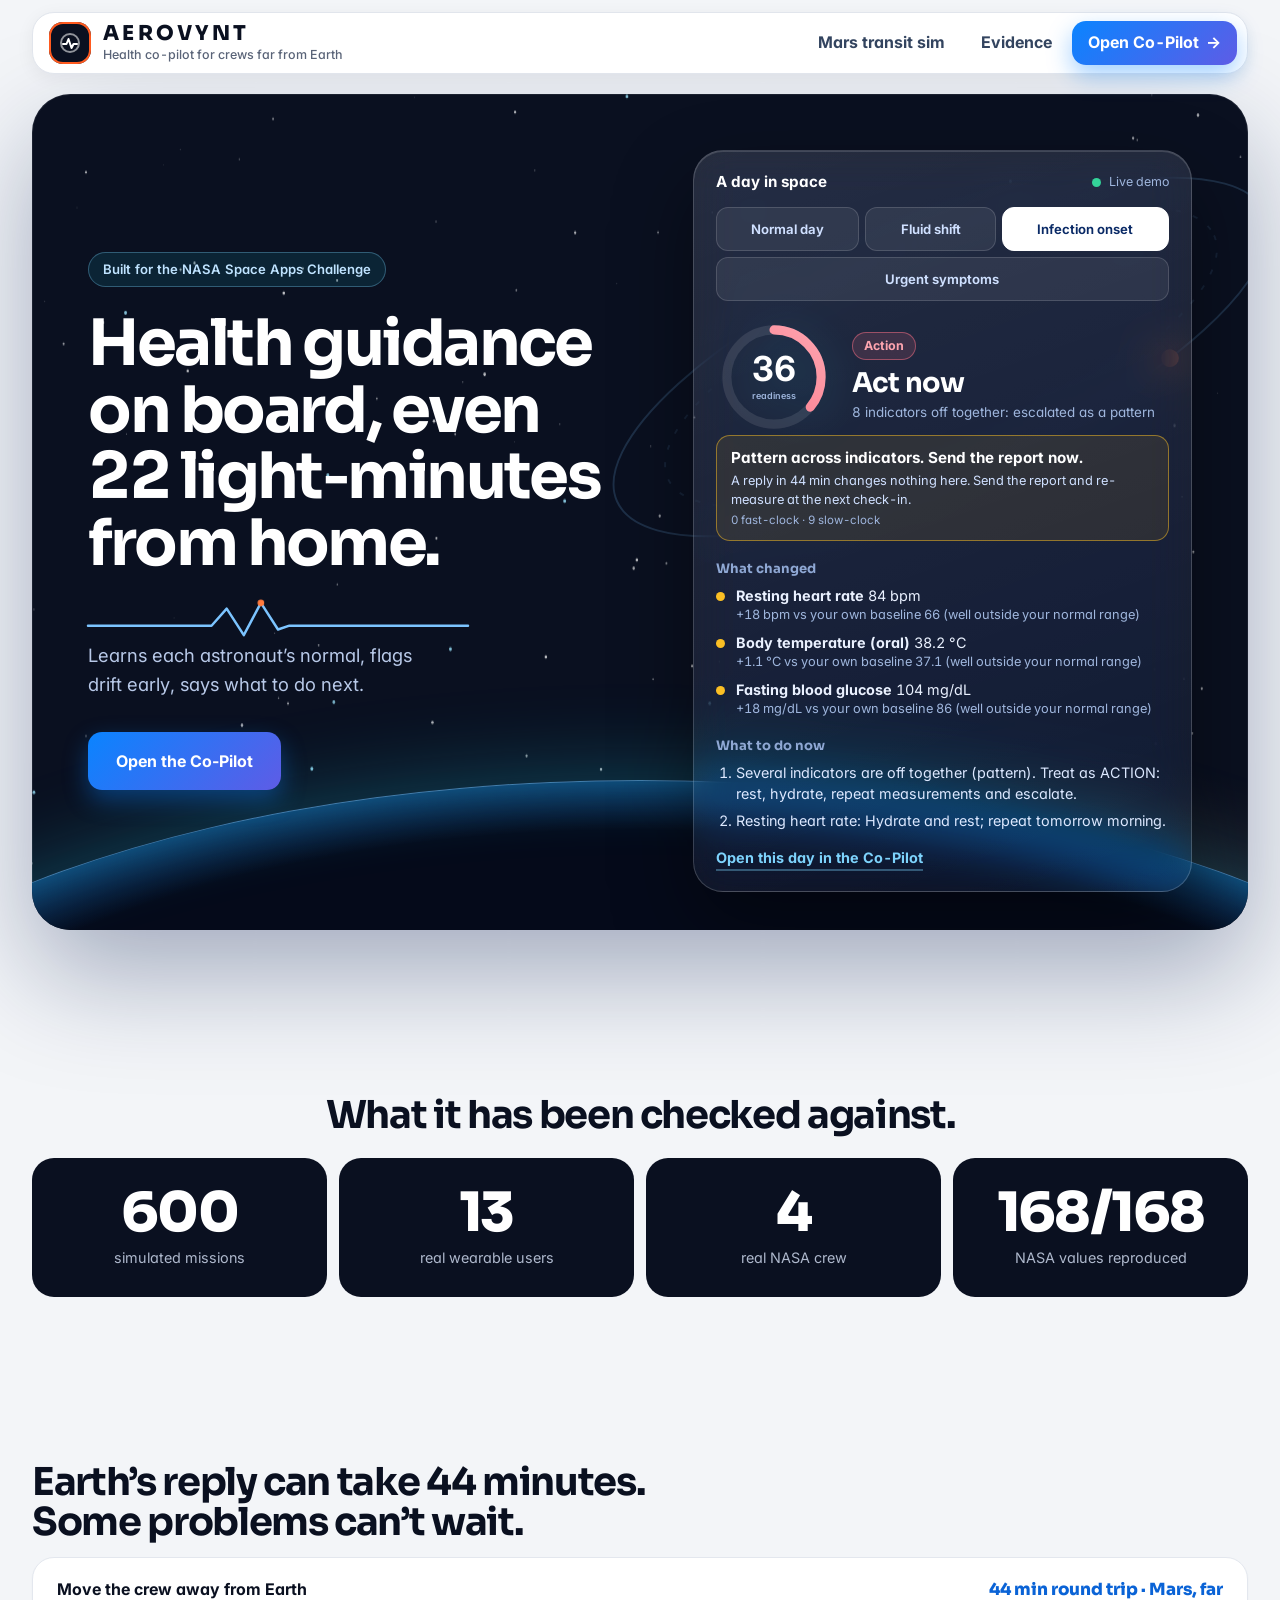
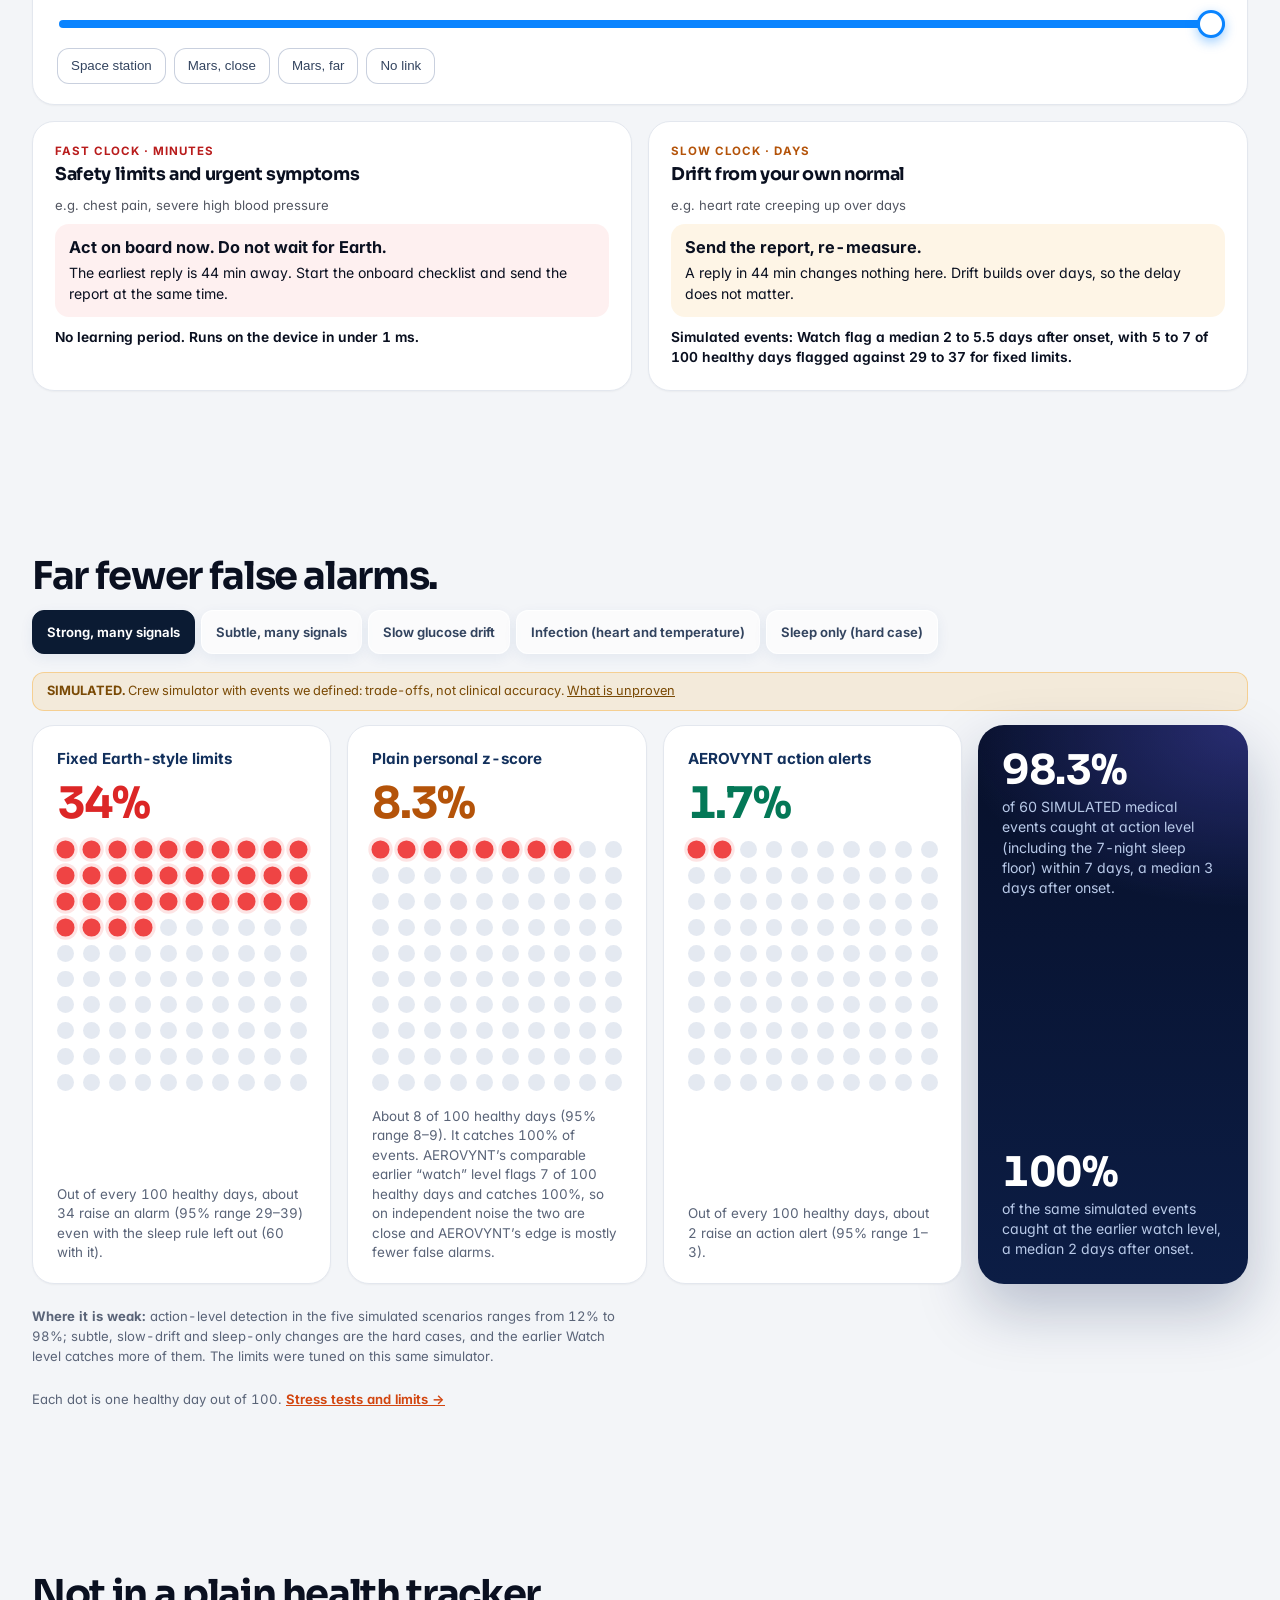
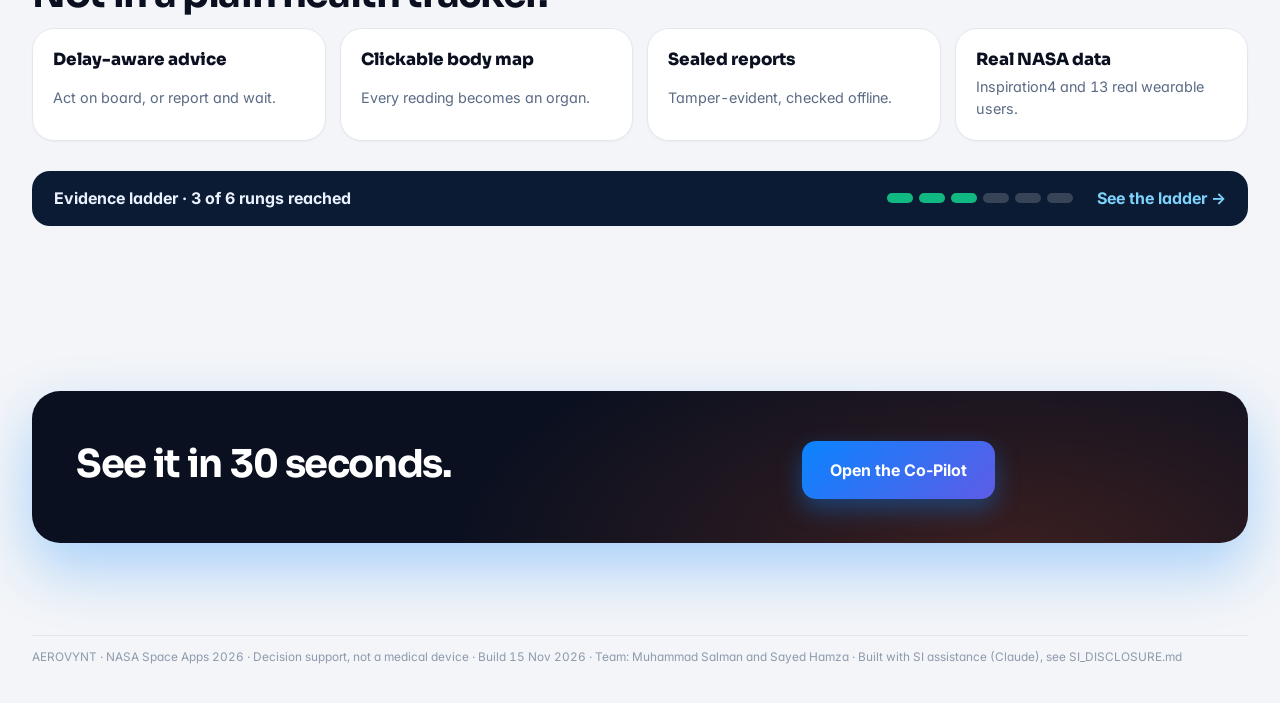
<file: AEROVYNT/index.html>
<!doctype html>
<html lang="en">
<head>
<meta charset="utf-8">
<meta name="si-assistance" content="Code, text and data processing were developed with Claude (Anthropic), a large language model, and reviewed by the team. See SI_DISCLOSURE.md.">
<meta name="viewport" content="width=device-width,initial-scale=1">
<title>AEROVYNT | Daily health check for astronauts</title>
<meta name="description" content="AEROVYNT is a daily health check for astronauts far from Earth: it learns what is normal for each person, spots small changes early and gives clear next steps. Built for NASA Space Apps.">
<meta property="og:title" content="AEROVYNT | Daily health check for astronauts"><meta property="og:description" content="Health guidance on board, even 22 light-minutes from home."><meta property="og:type" content="website"><meta property="og:url" content="https://aerovynt.earth/">
<meta name="theme-color" content="#EEF5FC"><link rel="manifest" href="manifest.webmanifest"><link rel="apple-touch-icon" href="assets/icon-192.png">
<link rel="icon" href="data:image/svg+xml,%3Csvg xmlns='http://www.w3.org/2000/svg' viewBox='0 0 64 64'%3E%3Cdefs%3E%3ClinearGradient id='g' x1='0' y1='0' x2='1' y2='1'%3E%3Cstop offset='0' stop-color='%230A84FF'/%3E%3Cstop offset='.6' stop-color='%235E5CE6'/%3E%3Cstop offset='1' stop-color='%2322D3EE'/%3E%3C/linearGradient%3E%3C/defs%3E%3Crect width='64' height='64' rx='18' fill='url(%23g)'/%3E%3Cg fill='none' stroke='%23fff' stroke-width='5' stroke-linecap='round' stroke-linejoin='round'%3E%3Ccircle cx='32' cy='32' r='22' opacity='.55'/%3E%3Cpath d='M14 35h10l5-13 8 24 5-11h8'/%3E%3C/g%3E%3C/svg%3E">
<link rel="preconnect" href="https://fonts.googleapis.com"><link rel="preconnect" href="https://fonts.gstatic.com" crossorigin>
<link rel="stylesheet" href="https://fonts.googleapis.com/css2?family=Sora:wght@600..800&family=Inter:wght@400;500;600;700;800&display=swap">
<link rel="stylesheet" href="assets/style.css?v=41"><link rel="stylesheet" href="assets/home.css?v=41"><link rel="stylesheet" href="assets/v4.css?v=41">
<link rel="stylesheet" href="assets/polish.css?v=41">
</head>
<body>
<a class="skip" href="#main">Skip to content</a>
<header class="site-nav"><div class="wrap"><nav class="nav-in" aria-label="Main">
<a class="brand" href="./" aria-label="AEROVYNT home"><span class="logo"><svg viewBox="0 0 24 24" fill="none" stroke="#fff" stroke-width="2" stroke-linecap="round" stroke-linejoin="round" aria-hidden="true"><circle cx="12" cy="12" r="9" opacity=".55"/><path d="M5 13h3.5l2-5 3 9 2-4H19"/></svg></span><span><span class="brand-name" style="display:block">AEROVYNT</span><span class="brand-sub" style="display:block">Health co-pilot for crews far from Earth</span></span></a>
<div class="nav-links"><a class="navlink" href="mission/">Mars transit sim</a><a class="navlink" href="evidence/">Evidence</a><a class="navlink navcta" href="copilot/">Open Co-Pilot <span aria-hidden="true">→</span></a></div>
</nav></div></header>
<main id="main" class="wrap">

<section class="stage" aria-labelledby="h1">
<canvas id="stars" aria-hidden="true"></canvas><svg class="orbit" viewBox="0 0 600 600" aria-hidden="true"><ellipse cx="300" cy="300" rx="280" ry="92" transform="rotate(-24 300 300)"/><ellipse class="o2" cx="300" cy="300" rx="236" ry="76" transform="rotate(-24 300 300)"/><g transform="rotate(-24 300 300)"><circle r="7"><animateMotion dur="14s" repeatCount="indefinite" path="M580 300a280 92 0 1 1 -560 0a280 92 0 1 1 560 0"/></circle></g></svg><div class="limb" aria-hidden="true"></div>
<div class="stage-grid">
<div class="stage-copy">
<p class="badge-nasa">Built for the NASA Space Apps Challenge</p>
<h1 id="h1" class="display">Health guidance on board, even 22&nbsp;light&#8209;minutes from home.</h1>
<svg class="trace" viewBox="0 0 400 40" aria-hidden="true"><path pathLength="1" d="M0 26H130L146 8L164 36L182 2L200 30L212 26H400"/><circle cx="182" cy="2" r="3.5"/></svg>
<p class="lead">Learns each astronaut’s normal, flags drift early, says what to do next.</p>
<div class="cta"><a class="btn btn-primary btn-lg" href="copilot/">Open the Co-Pilot</a></div>
</div>

<section class="console" aria-label="Live demo">
<div class="console-bar"><span class="t">A day in space</span><span class="live"><i class="dot pulse-live" aria-hidden="true"></i>Live demo</span></div>
<div id="demo-days" class="seg" role="group" aria-label="Choose a day"></div>
<div id="demo-env" class="seg seg-sm" role="group" aria-label="Choose where the crew is"></div>
<div id="demo-body" aria-live="polite"></div>
</section>
</div>

</section>

<section class="proofbar" aria-label="Headline results">
<div class="pb-i"><b><span id="hs-e">–</span> <i aria-hidden="true">→</i> <span id="hs-a">–</span></b><span>false alarms on healthy days, fixed limits vs AEROVYNT <em>(simulated, strong-signal case)</em></span></div>
<div class="pb-i"><b id="hs-d">–</b><span>of simulated events caught at action level in the strong-signal case; <span id="hs-r"></span> across all five simulated scenarios <em>(simulated)</em></span></div>
<div class="pb-i"><b>168 / 168</b><span>values copied correctly from NASA’s Inspiration4 file (OSD-575): a data-integrity check, not a validation</span></div>
</section>

<section class="sec tested" aria-label="Tested before flight"><h2 class="display">What it has been checked against.</h2><div class="tstats"><div><b>600</b><span>simulated missions</span></div><div><b>13</b><span>real wearable users</span></div><div><b>4</b><span>real NASA crew</span></div><div><b>168/168</b><span>NASA values reproduced</span></div></div></section>

<section class="sec" aria-labelledby="h-clocks">
<h2 id="h-clocks" class="display">Earth’s reply can take 44 minutes. Some problems can’t wait.</h2>
<div class="g slider" id="dslider">
<div class="sl-top"><label for="rt" class="sl-l">Move the crew away from Earth</label><output id="rt-out" for="rt">44 min round trip · Mars</output></div>
<input id="rt" type="range" min="0" max="44" step="1" value="44" aria-label="Earth round-trip time in minutes">
<div class="sl-marks"><button type="button" data-rt="0">Space station</button><button type="button" data-rt="0.1">Moon</button><button type="button" data-rt="12">Mars, close</button><button type="button" data-rt="44">Mars, far</button><button type="button" data-rt="-1">No link</button></div>
</div>
<div class="clocks">
<article class="g clock fast"><div class="ck-k">Fast clock · minutes</div><h3>Safety limits and urgent symptoms</h3><p class="ck-ex">e.g. chest pain, severe high blood pressure</p><div class="ck-adv" id="adv-fast" aria-live="polite"></div><div class="ck-n" id="ck-fast"></div></article>
<article class="g clock slow"><div class="ck-k">Slow clock · days</div><h3>Drift from your own normal</h3><p class="ck-ex">e.g. heart rate creeping up over days</p><div class="ck-adv" id="adv-slow" aria-live="polite"></div><div class="ck-n" id="ck-slow"></div></article>
</div>
</section>

<section class="sec" aria-labelledby="h-proof">
<h2 id="h-proof" class="display">Far fewer false alarms.</h2>
<div id="scn" class="seg seg-lt" role="group" aria-label="Choose a simulated scenario"></div>
<p class="sim-tag"><b>SIMULATED.</b> Crew simulator with events we defined: trade-offs, not clinical accuracy. <a href="evidence/#ladder">What is unproven</a></p>
<div class="proof" id="proof">
<div class="g dotcard earth"><div class="dc-head"><span class="dc-t">Fixed Earth-style limits</span><span class="dc-n" id="v-earth"></span></div><div class="dots" id="d-earth" aria-hidden="true"></div><p class="dc-cap" id="c-earth"></p></div>
<div class="g dotcard naive"><div class="dc-head"><span class="dc-t">Plain personal z-score</span><span class="dc-n" id="v-naive"></span></div><div class="dots" id="d-naive" aria-hidden="true"></div><p class="dc-cap" id="c-naive"></p></div>
<div class="g dotcard aero"><div class="dc-head"><span class="dc-t">AEROVYNT action alerts</span><span class="dc-n" id="v-aero"></span></div><div class="dots" id="d-aero" aria-hidden="true"></div><p class="dc-cap" id="c-aero"></p></div>
<div class="detect">
<div class="dt-block"><b id="f-act"></b><span id="t-act"></span></div>
<div class="dt-block"><b id="f-watch"></b><span id="t-watch"></span></div>
</div>
</div>
<p class="fine" id="proof-weak"></p>
<p class="fine" id="proof-fine">Each dot is one healthy day out of 100. <span id="proof-break" hidden></span><a href="evidence/">Stress tests and limits →</a></p>
</section>

<section class="sec" aria-labelledby="h-only">
<h2 id="h-only" class="display">Not in a plain health tracker.</h2>
<div class="only">
<a class="g only-i" href="copilot/"><b>Delay-aware advice</b><span>Act on board, or report and wait.</span></a>
<a class="g only-i" href="copilot/"><b>Clickable body map</b><span>Every reading becomes an organ.</span></a>
<a class="g only-i" href="copilot/"><b>Sealed reports</b><span>Tamper-evident, checked offline.</span></a>
<a class="g only-i" href="evidence/"><b>Real NASA data</b><span>Inspiration4 and 13 real wearable users.</span></a>
</div>
<div class="ladder-strip" aria-label="Evidence ladder: 3 of 6 rungs reached"><div class="ls-t"><b>Evidence ladder · 3 of 6 rungs reached</b></div><div class="ls-bar" aria-hidden="true"><i class="on"></i><i class="on"></i><i class="on"></i><i></i><i></i><i></i></div><a href="evidence/#ladder">See the ladder →</a></div>
</section>

<section class="sec" aria-labelledby="h-how" hidden>
<h2 id="h-how" class="display">Two minutes a day.</h2>
<div class="steps">
<article class="g step"><div class="st-vis"><div class="chips-v" id="vitals" aria-hidden="true"></div></div><h3><span class="n">1</span>Measure</h3></article>
<article class="g step"><div class="st-vis" id="cmp-vis"></div><h3><span class="n">2</span>Compare</h3></article>
<article class="g step"><div class="st-vis"><div class="packet" id="packet" tabindex="0" aria-label="Example report for the flight surgeon"></div></div><h3><span class="n">3</span>Act</h3></article>
</div>
</section>

<section class="sec sec-end" aria-labelledby="h-cta">
<div class="closing"><div><h2 id="h-cta" class="display">See it in 30 seconds.</h2></div>
<div class="btn-row"><a class="btn btn-lg btn-primary" href="copilot/">Open the Co-Pilot</a></div></div>
</section>
<div class="foot">AEROVYNT · NASA Space Apps 2026 · Decision support, not a medical device · Build 15 Nov 2026 · Team: Muhammad Salman and Sayed Hamza · Built with SI assistance (Claude), see SI_DISCLOSURE.md</div>
</main>
<noscript><div class="wrap"><div class="note">AEROVYNT needs JavaScript to run its health engine in your browser.</div></div></noscript>
<script src="assets/data.js?v=41"></script><script src="assets/coach.js?v=41"></script><script src="assets/delay.js?v=41"></script><script src="assets/ui.js?v=41"></script><script src="assets/home.js?v=41"></script>
<script src="assets/fx.js?v=41"></script>
<script src="assets/pwa.js?v=41"></script>
</body>
</html>
</file>
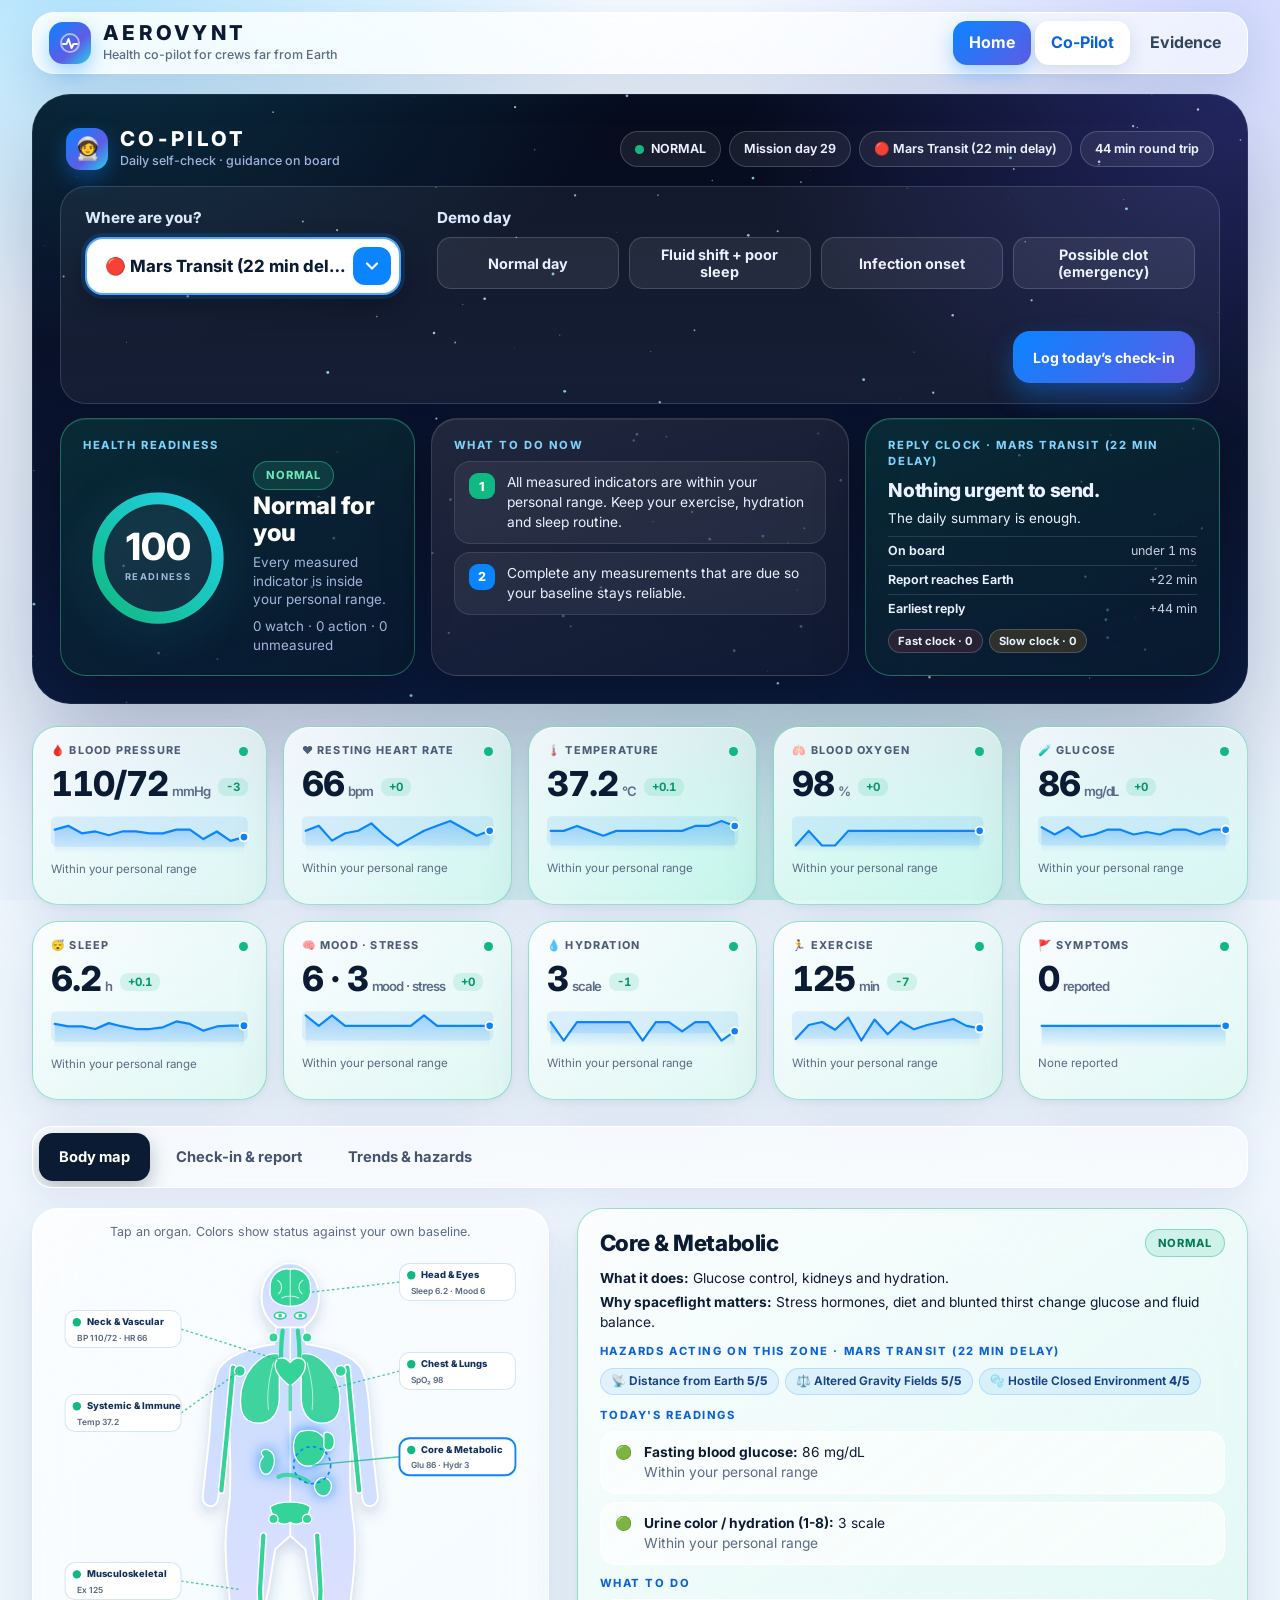
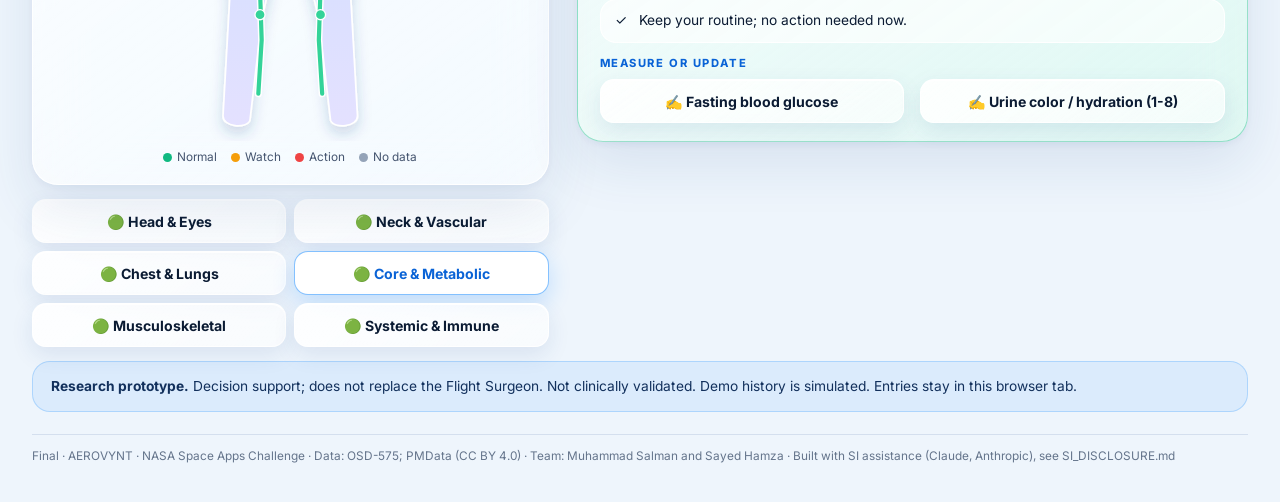
<file: AEROVYNT/copilot/index.html>
<!doctype html>
<html lang="en">
<head>
<meta charset="utf-8">
<meta name="si-assistance" content="Code, text and data processing were developed with Claude (Anthropic), a large language model, and reviewed by the team. See SI_DISCLOSURE.md.">
<meta name="viewport" content="width=device-width,initial-scale=1">
<title>Co-Pilot | AEROVYNT</title>
<meta name="description" content="Daily health self-check for astronauts: your own normal range, a clickable body map, trends, hazards and clear next steps.">

<meta name="theme-color" content="#EEF5FC"><link rel="manifest" href="../manifest.webmanifest"><link rel="apple-touch-icon" href="../assets/icon-192.png"><meta property="og:title" content="Co-Pilot | AEROVYNT"><meta property="og:description" content="Log daily vitals and get clear next steps and a clickable body map, even 22 light-minutes from Earth."><meta property="og:type" content="website"><meta property="og:url" content="https://aerovynt.earth/copilot/"><meta name="twitter:card" content="summary">
<link rel="icon" href="data:image/svg+xml,%3Csvg xmlns='http://www.w3.org/2000/svg' viewBox='0 0 64 64'%3E%3Cdefs%3E%3ClinearGradient id='g' x1='0' y1='0' x2='1' y2='1'%3E%3Cstop offset='0' stop-color='%230A84FF'/%3E%3Cstop offset='.6' stop-color='%235E5CE6'/%3E%3Cstop offset='1' stop-color='%2322D3EE'/%3E%3C/linearGradient%3E%3C/defs%3E%3Crect width='64' height='64' rx='18' fill='url(%23g)'/%3E%3Cg fill='none' stroke='%23fff' stroke-width='5' stroke-linecap='round' stroke-linejoin='round'%3E%3Ccircle cx='32' cy='32' r='22' opacity='.55'/%3E%3Cpath d='M14 35h10l5-13 8 24 5-11h8'/%3E%3C/g%3E%3C/svg%3E">
<link rel="preconnect" href="https://fonts.googleapis.com"><link rel="preconnect" href="https://fonts.gstatic.com" crossorigin>
<link rel="stylesheet" href="https://fonts.googleapis.com/css2?family=Bricolage+Grotesque:opsz,wght@12..96,600..800&family=Inter:wght@400;500;600;700;800&display=swap">
<link rel="stylesheet" href="../assets/style.css?v=41"><link rel="stylesheet" href="../assets/pages.css?v=41"><link rel="stylesheet" href="../assets/copilot.css?v=41"><link rel="stylesheet" href="../assets/v4.css?v=41">
</head>
<body>
<a class="skip" href="#main">Skip to content</a>
<header class="site-nav"><div class="wrap"><nav class="nav-in" aria-label="Main">
<a class="brand" href="../" aria-label="AEROVYNT home"><span class="logo"><svg viewBox="0 0 24 24" fill="none" stroke="#fff" stroke-width="2" stroke-linecap="round" stroke-linejoin="round" aria-hidden="true"><circle cx="12" cy="12" r="9" opacity=".55"/><path d="M5 13h3.5l2-5 3 9 2-4H19"/></svg></span><span><span class="brand-name" style="display:block">AEROVYNT</span><span class="brand-sub" style="display:block">Health co-pilot for crews far from Earth</span></span></a>
<div class="nav-links"><a class="navlink navhome" href="../">Home</a><a class="navlink" href="../copilot/" aria-current="page">Co-Pilot</a><a class="navlink" href="../evidence/">Evidence</a><span class="offtag" id="offtag" hidden>Offline ready</span></div>
</nav></div></header>
<main id="main" class="wrap">
<section class="stage-dark" aria-label="Co-Pilot status">
<canvas class="stars" data-stars aria-hidden="true"></canvas>
<div class="g topbar" id="topbar"></div>
<section class="mission" aria-label="Mission setup">
<div class="m-env"><label class="m-lbl" for="env">Where are you?</label><div class="selwrap"><select class="input" id="env"></select></div></div>
<div class="m-sc"><div class="m-lbl">Demo day</div><div class="sc-row" id="scs"></div></div>
<div class="m-go"><button class="btn btn-primary" id="start-ci" type="button">Log today’s check-in</button></div>
</section>
<div class="flash" id="flash" role="status" hidden></div>
<div class="row l-hero3" id="hero"></div>
</section>
<div class="cards5" id="cards"></div>
<div id="tabs">
<div class="tablist" role="tablist" aria-label="Co-Pilot sections">
<button class="tab" role="tab" data-tab="body">Body map</button><button class="tab" role="tab" data-tab="checkin">Check-in &amp; report</button><button class="tab" role="tab" data-tab="insights">Trends &amp; hazards</button></div>

<div data-panel="body" role="tabpanel"><div class="row l-body"><div><div class="g bm-card" style="text-align:center"><div class="bm-hint">Tap an organ. Colors show status against your own baseline.</div><div id="bodysvg"></div><div class="bm-legend" aria-hidden="true"><span><i style="background:#10B981"></i>Normal</span><span><i style="background:#F59E0B"></i>Watch</span><span><i style="background:#EF4444"></i>Action</span><span><i style="background:#94A3B8"></i>No data</span></div></div><div class="zone-btns" id="zonebtns"></div></div><div id="zonedetail"></div></div></div>

<div data-panel="checkin" role="tabpanel"><div class="row l-checkin"><div>
<div class="sensor-hero" id="sensors"></div>
<div class="kicker" id="ci-top">Today’s measurements</div>
<div class="formwrap"><div id="form"></div><section class="grp"><div class="gh"><span class="gn">4</span><div><h3>Symptoms</h3><p>Tap any you have, or None</p></div></div><div class="pills" id="symptoms"></div></section></div>
<div class="savebar"><div class="sb-l"><span class="sb-pill sb-emerald" id="sb-pill"></span><span class="sb-t" id="sb-txt"></span></div><button class="btn btn-primary btn-lg" id="log" type="button">Save day</button></div>
</div><div>
<div class="g" id="triage"></div>
<details class="pbox"><summary>Amsler grid vision test</summary><div class="pb"><p>Cover one eye, focus on the center dot at reading distance, and look for wavy, missing or blurred lines. Repeat for the other eye.</p><div style="text-align:center" id="amsler"></div></div></details>
<div class="g" id="reportbox"><div class="kicker" id="packet-sum">Sealed report for Earth</div>
<p class="seal-line"><span class="seal-ok" aria-hidden="true">🔒</span> Seal <code id="seal-code">…</code> <span class="mut">SHA-256 tamper check</span></p>
<div class="pk-btns"><button class="btn btn-primary btn-sm" id="dl-packet" type="button">Download sealed report</button><button class="btn btn-sm" id="copy-summary" type="button">Copy readable summary</button></div>
<details class="pbox" style="margin-top:12px"><summary>Verify a report (works offline)</summary><div class="pb"><p>Paste a sealed report file. Change any character and it fails.</p><textarea class="input" id="vr-in" rows="4" placeholder="Paste sealed report JSON" style="width:100%;font:12px ui-monospace,monospace"></textarea><div class="pk-btns"><button class="btn btn-sm" id="vr-go" type="button">Verify</button><button class="btn btn-sm" id="vr-load" type="button">Load today’s</button></div><div id="vr-out" role="status" aria-live="polite"></div></div></details>
<details class="pbox"><summary>Show report contents</summary><div class="pb"><pre class="code" id="packet-code"></pre></div></details></div>
</div></div>
<div style="margin-top:18px"><div class="kicker">Due today</div><div id="due"></div></div><div id="progress" hidden></div></div>

<div data-panel="insights" role="tabpanel"><div class="row l-trends"><div>
<label class="lbl" for="trendsel">Indicator</label><select class="input" id="trendsel" style="margin-bottom:12px"></select><div id="trend"></div></div><div><div id="heat" style="margin-top:6px"></div></div></div>
<p class="caption">Days 1–28 are simulated demo history. <button class="btn btn-sm" id="dl-csv" type="button">Export CSV</button></p>
<div class="row l-haz" style="margin-top:18px"><div><div id="radar"></div><div class="g" id="envbrief"></div></div><div id="hazlist"></div></div><div id="riskmap"></div>
<details class="pbox" style="margin-top:14px"><summary>How to measure each indicator</summary><div class="pb" id="learn"></div></details></div>
</div>
<div class="note"><strong>Research prototype.</strong> Decision support; does not replace the Flight Surgeon. Not clinically validated. Demo history is simulated. Entries stay in this browser tab.</div>
<div class="foot">Final · AEROVYNT · NASA Space Apps Challenge · Data: OSD-575; PMData (CC BY 4.0)  · Team: Muhammad Salman and Sayed Hamza · Built with SI assistance (Claude, Anthropic), see SI_DISCLOSURE.md</div>
</main>
<noscript><div class="wrap"><div class="note">AEROVYNT needs JavaScript to run its health engine in your browser.</div></div></noscript>
<script src="../assets/data.js?v=41"></script><script src="../assets/coach.js?v=41"></script><script src="../assets/delay.js?v=41"></script><script src="../assets/ui.js?v=41"></script><script src="../assets/charts.js?v=41"></script><script src="../assets/stars.js?v=41"></script><script src="../assets/risks.js?v=41"></script><script src="../assets/body.js?v=41"></script><script src="../assets/copilot.js?v=41"></script><script src="../assets/sensors.js?v=41"></script>
<script src="../assets/fx.js?v=41"></script>
<script src="../assets/pwa.js?v=41"></script>
<script>
/* render watchdog: if the Co-Pilot did not draw (stale cached script/style or a blocked worker), repair it once automatically: refresh the HTTP cache copies, drop the offline cache and worker, reload. Same effect as Ctrl+Shift+R. */
(function () {
  function ok() { var h = document.getElementById("hero"), c = document.getElementById("cards"), b = document.getElementById("bodysvg"); return !!(h && h.children.length && c && c.children.length && b && b.children.length); }
  function repair() {
    try { if (sessionStorage.getItem("aero-wd")) return; sessionStorage.setItem("aero-wd", "1"); } catch (e) { return; }
    var jobs = [], urls = [];
    Array.prototype.forEach.call(document.querySelectorAll("script[src],link[rel=stylesheet]"), function (n) { var u = n.src || n.href; if (u && u.indexOf(location.origin) === 0) urls.push(u); });
    urls.push(location.href);
    urls.forEach(function (u) { jobs.push(fetch(u, { cache: "reload" }).catch(function () {})); });
    if (navigator.serviceWorker) jobs.push(navigator.serviceWorker.getRegistrations().then(function (rs) { return Promise.all(rs.map(function (x) { return x.unregister(); })); }).catch(function () {}));
    if (window.caches) jobs.push(caches.keys().then(function (ks) { return Promise.all(ks.map(function (k) { return caches.delete(k); })); }).catch(function () {}));
    Promise.all(jobs).then(function () { location.reload(); });
  }
  function check() { if (ok()) { try { sessionStorage.removeItem("aero-wd"); } catch (e) {} } else repair(); }
  window.addEventListener("load", function () { setTimeout(check, 1200); });
})();
</script>

</body>
</html>
</file>
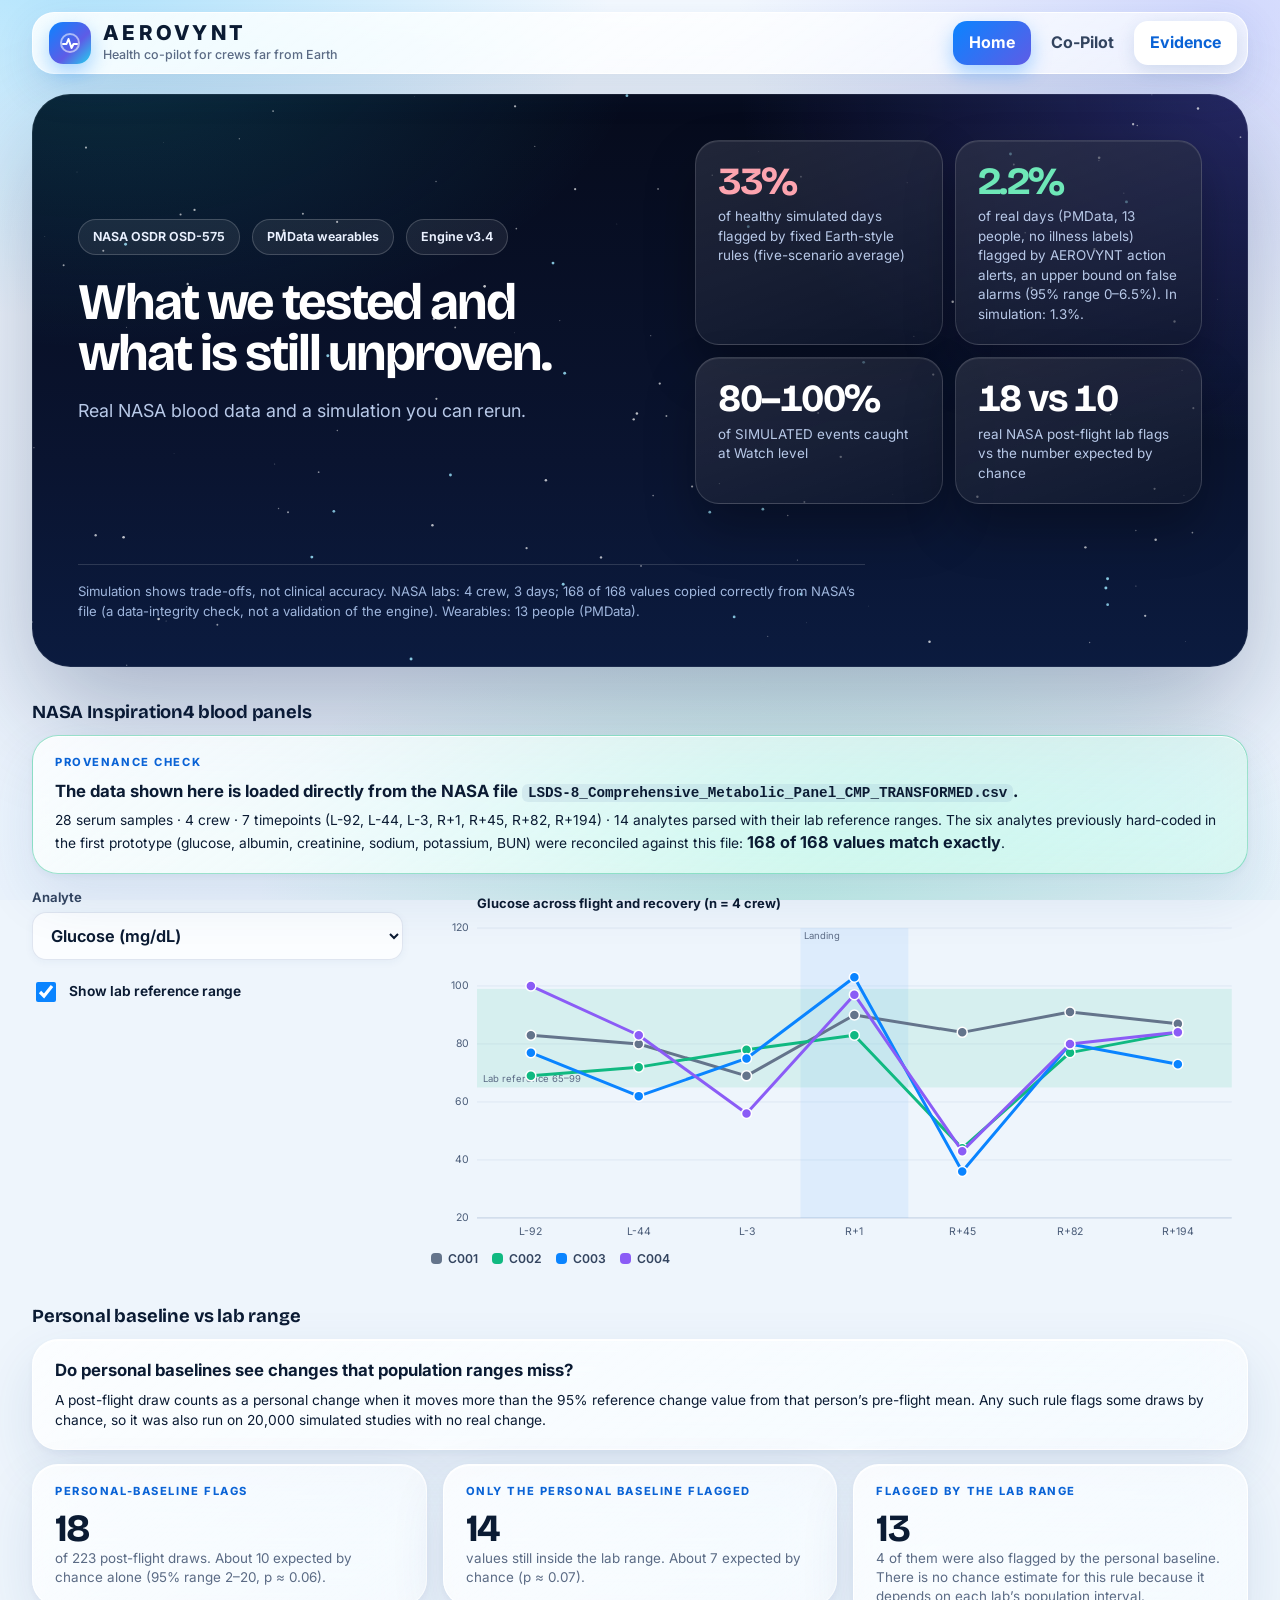
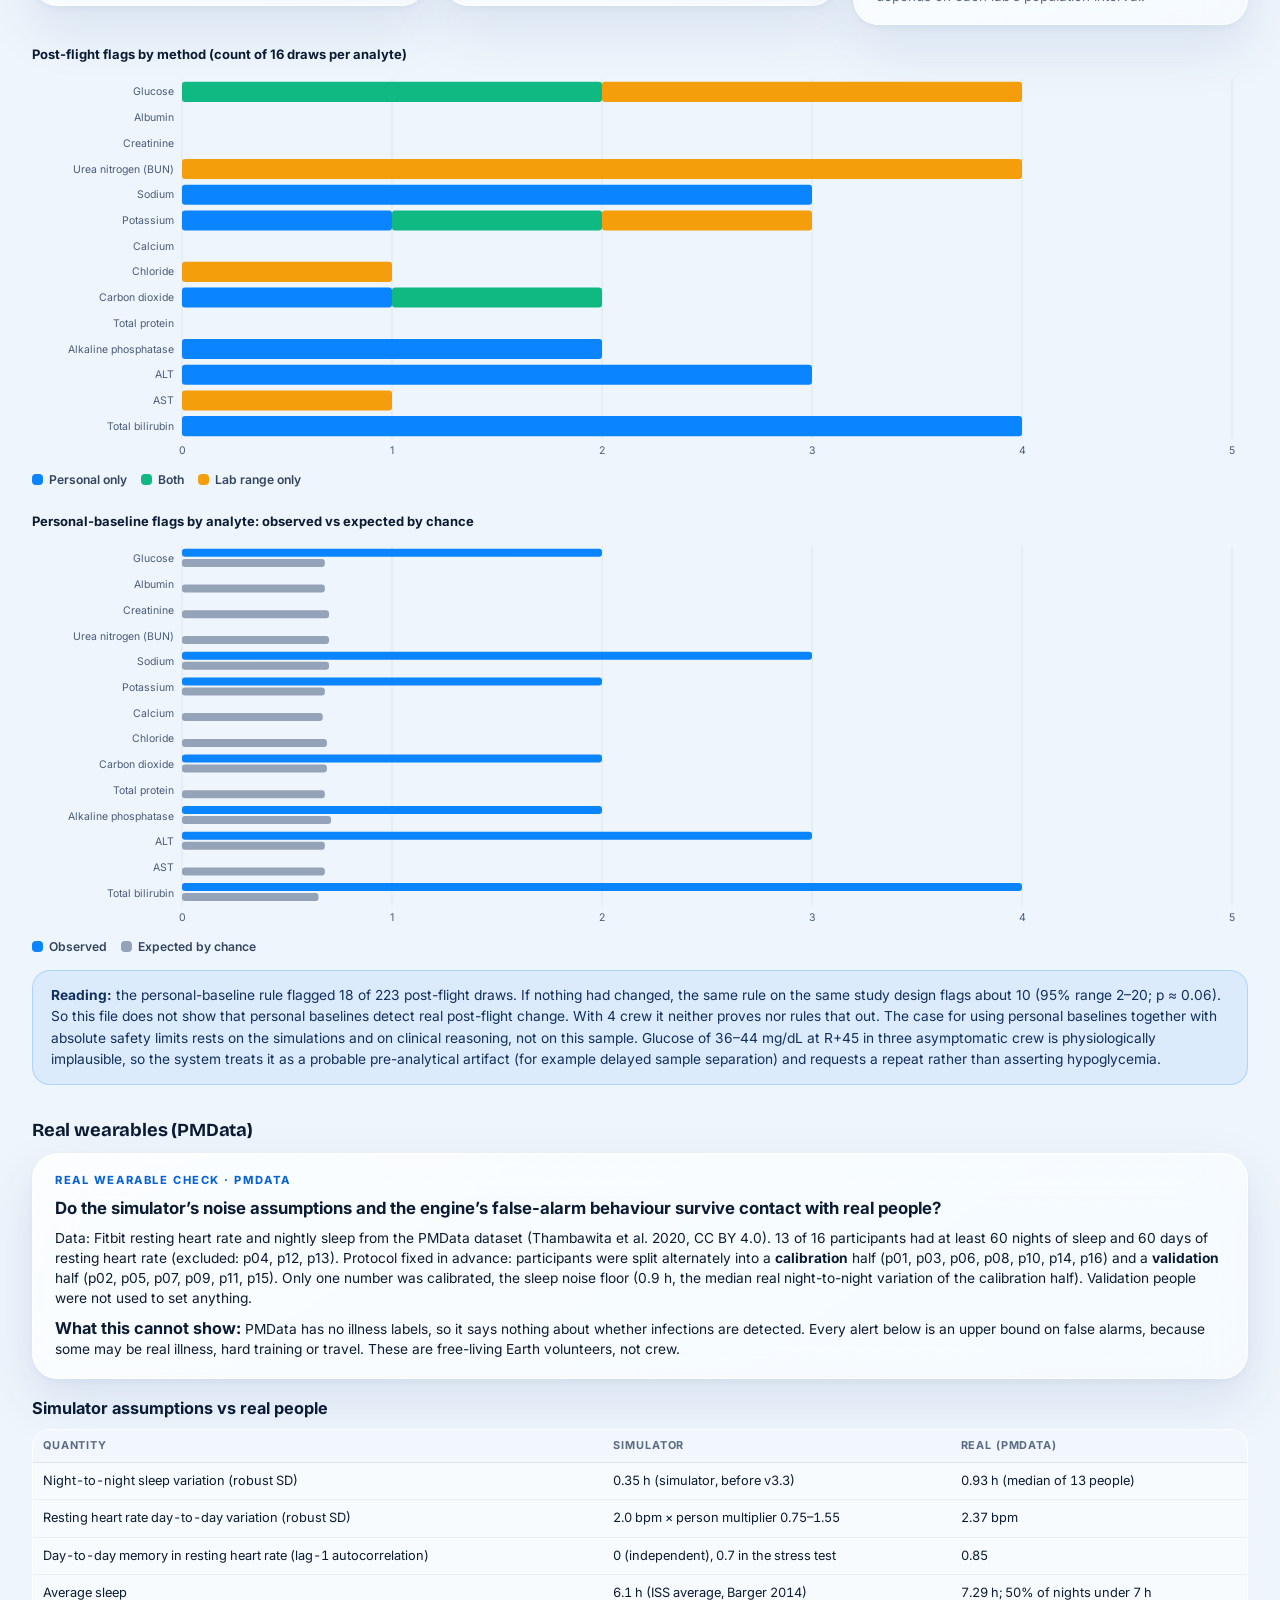
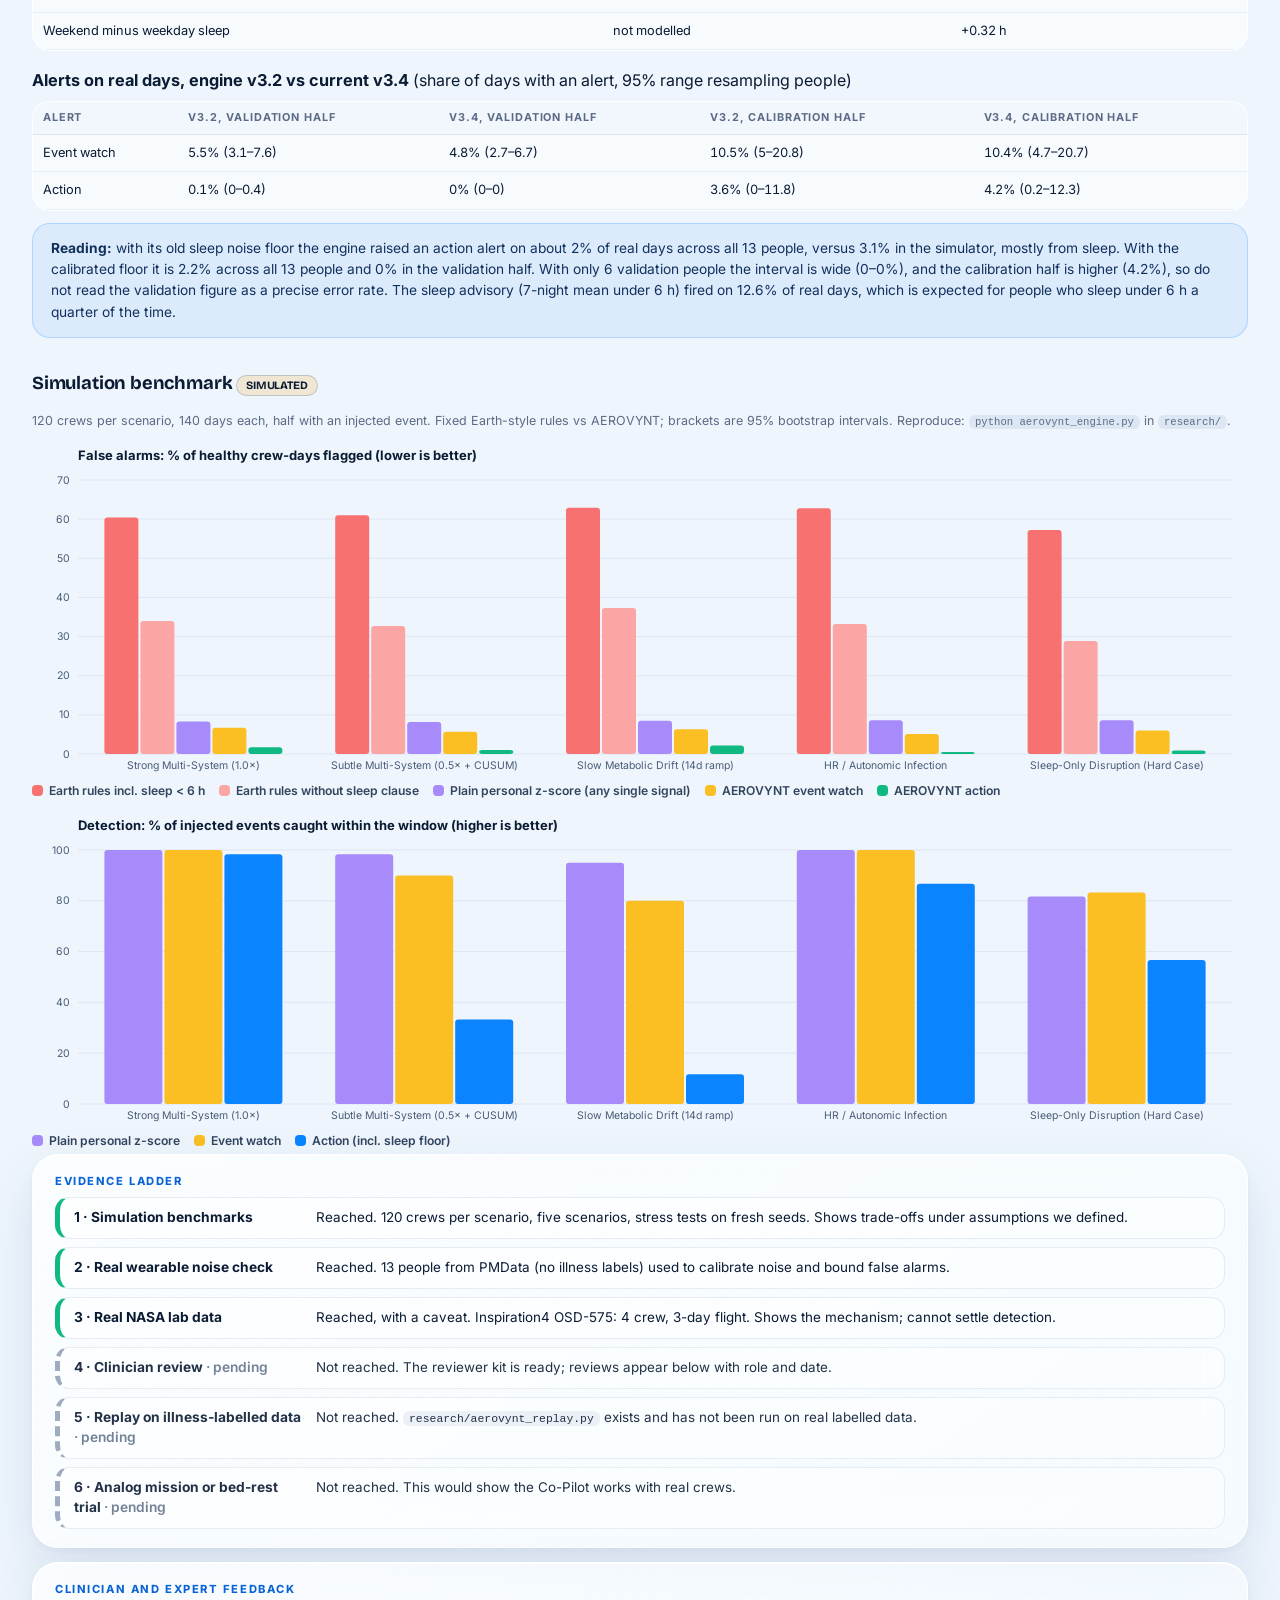
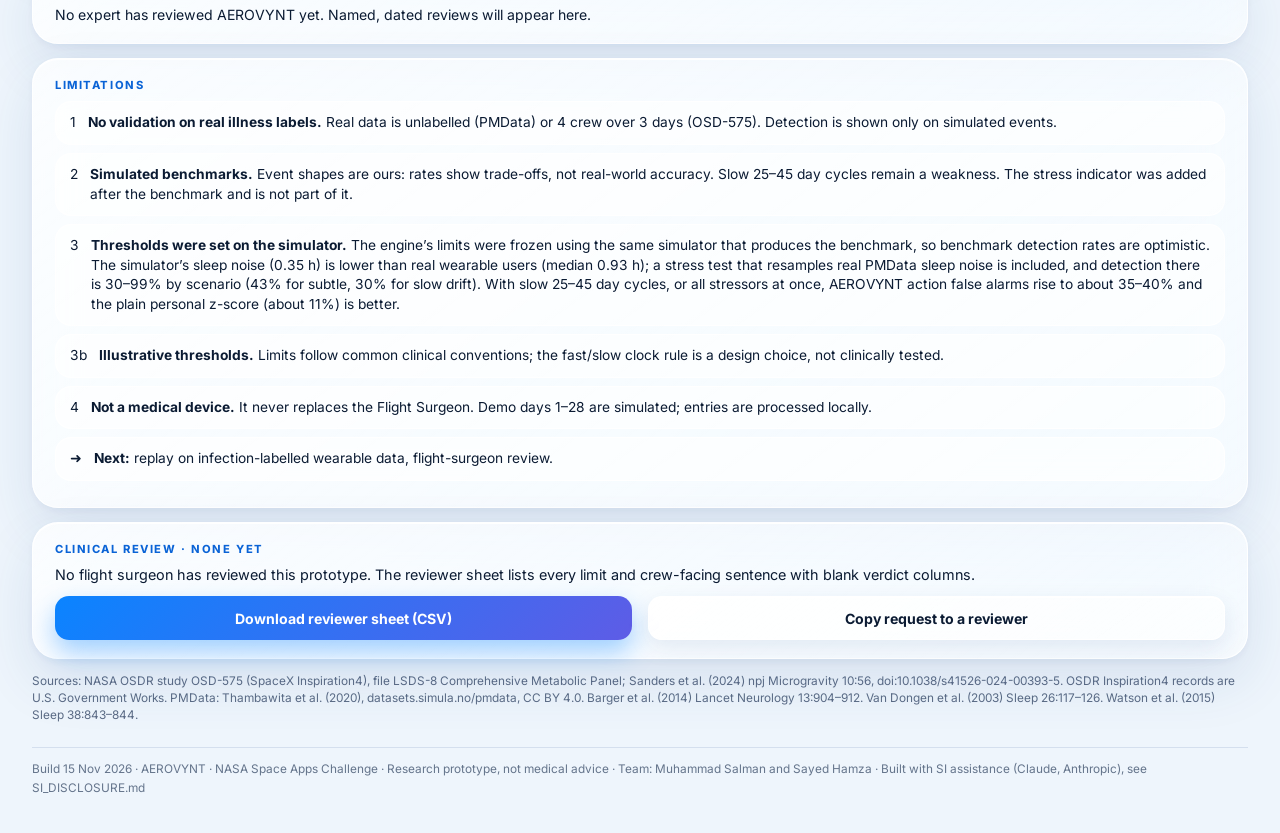
<file: AEROVYNT/evidence/index.html>
<!doctype html>
<html lang="en">
<head>
<meta charset="utf-8">
<meta name="si-assistance" content="Code, text and data processing were developed with Claude (Anthropic), a large language model, and reviewed by the team. See SI_DISCLOSURE.md.">
<meta name="viewport" content="width=device-width,initial-scale=1">
<title>Evidence | AEROVYNT</title>
<meta name="description" content="Real NASA Inspiration4 lab data, reproducible simulation benchmarks and stated limitations behind AEROVYNT.">

<meta name="theme-color" content="#EEF5FC"><link rel="manifest" href="../manifest.webmanifest"><link rel="apple-touch-icon" href="../assets/icon-192.png"><meta property="og:title" content="Evidence | AEROVYNT"><meta property="og:description" content="Real NASA Inspiration4 lab data, reproducible simulation benchmarks and stated limitations behind AEROVYNT."><meta property="og:type" content="website"><meta property="og:url" content="https://aerovynt.earth/evidence/"><meta name="twitter:card" content="summary">
<link rel="icon" href="data:image/svg+xml,%3Csvg xmlns='http://www.w3.org/2000/svg' viewBox='0 0 64 64'%3E%3Cdefs%3E%3ClinearGradient id='g' x1='0' y1='0' x2='1' y2='1'%3E%3Cstop offset='0' stop-color='%230A84FF'/%3E%3Cstop offset='.6' stop-color='%235E5CE6'/%3E%3Cstop offset='1' stop-color='%2322D3EE'/%3E%3C/linearGradient%3E%3C/defs%3E%3Crect width='64' height='64' rx='18' fill='url(%23g)'/%3E%3Cg fill='none' stroke='%23fff' stroke-width='5' stroke-linecap='round' stroke-linejoin='round'%3E%3Ccircle cx='32' cy='32' r='22' opacity='.55'/%3E%3Cpath d='M14 35h10l5-13 8 24 5-11h8'/%3E%3C/g%3E%3C/svg%3E">
<link rel="preconnect" href="https://fonts.googleapis.com"><link rel="preconnect" href="https://fonts.gstatic.com" crossorigin>
<link rel="stylesheet" href="https://fonts.googleapis.com/css2?family=Bricolage+Grotesque:opsz,wght@12..96,600..800&family=Inter:wght@400;500;600;700;800&display=swap">
<link rel="stylesheet" href="../assets/style.css?v=41"><link rel="stylesheet" href="../assets/pages.css?v=41"><link rel="stylesheet" href="../assets/evidence.css?v=41"><link rel="stylesheet" href="../assets/v4.css?v=41">
</head>
<body>
<a class="skip" href="#main">Skip to content</a>
<header class="site-nav"><div class="wrap"><nav class="nav-in" aria-label="Main">
<a class="brand" href="../" aria-label="AEROVYNT home"><span class="logo"><svg viewBox="0 0 24 24" fill="none" stroke="#fff" stroke-width="2" stroke-linecap="round" stroke-linejoin="round" aria-hidden="true"><circle cx="12" cy="12" r="9" opacity=".55"/><path d="M5 13h3.5l2-5 3 9 2-4H19"/></svg></span><span><span class="brand-name" style="display:block">AEROVYNT</span><span class="brand-sub" style="display:block">Health co-pilot for crews far from Earth</span></span></a>
<div class="nav-links"><a class="navlink navhome" href="../">Home</a><a class="navlink" href="../copilot/">Co-Pilot</a><a class="navlink" href="../evidence/" aria-current="page">Evidence</a><span class="offtag" id="offtag" hidden>Offline ready</span></div>
</nav></div></header>
<main id="main" class="wrap">
<section class="stage-dark ev-stage" aria-labelledby="ev-h">
<canvas class="stars" data-stars aria-hidden="true"></canvas>
<div class="ev-grid">
<div class="ev-copy">
<div class="ev-brand"><span class="chip">NASA OSDR OSD-575</span><span class="chip">PMData wearables</span><span class="chip" id="engver"></span></div>
<h1 id="ev-h">What we tested and what is still unproven.</h1>
<p class="lead">Real NASA blood data and a simulation you can rerun.</p>
</div>
<div class="ev-stats" aria-label="Key results">
<div class="ev-stat earth"><b id="ev-earth">–</b><span>of healthy simulated days flagged by fixed Earth-style rules (five-scenario average)</span></div>
<div class="ev-stat aero"><b id="ev-aero">–</b><span id="ev-aero-t">of days flagged by AEROVYNT action alerts.</span></div>
<div class="ev-stat"><b id="ev-det">–</b><span>of SIMULATED events caught at Watch level</span></div>
<div class="ev-stat"><b id="ev-pers">–</b><span>real NASA post-flight lab flags vs the number expected by chance</span></div>
</div>
<p class="ev-fine">Simulation shows trade-offs, not clinical accuracy. NASA labs: 4 crew, 3 days; 168 of 168 values copied correctly from NASA’s file (a data-integrity check, not a validation of the engine). Wearables: 13 people (PMData).</p>
</div>
</section>
<div id="tabs" data-merge>
<div class="tablist" role="tablist" aria-label="Evidence sections"><button class="tab" role="tab" data-tab="results">Results</button><button class="tab" role="tab" data-tab="limits">Limits &amp; review</button></div>

<div data-panel="results" role="tabpanel">
<h2 class="sec-h">NASA Inspiration4 blood panels</h2>
<div class="g g-ok" id="prov"></div>
<div class="row l-ev"><div><label class="lbl" for="analyte">Analyte</label><select class="input" id="analyte"></select><label class="switch" style="margin-top:10px"><input type="checkbox" id="showref" checked> Show lab reference range</label></div>
<div><div id="traj"></div><div class="legend" id="traj-legend"></div></div></div>

<h2 class="sec-h">Personal baseline vs lab range</h2>
<div class="g"><div style="font-size:1.05rem;font-weight:700">Do personal baselines see changes that population ranges miss?</div>
<p style="font-size:.86rem;margin:8px 0 0">A post-flight draw counts as a personal change when it moves more than the 95% reference change value from that person’s pre-flight mean. Any such rule flags some draws by chance, so it was also run on 20,000 simulated studies with no real change.</p></div>
<div class="row l-3" id="metrics"></div>
<div style="margin-top:14px" id="pvp"></div><div class="legend" id="pvp-legend"></div>
<div style="margin-top:18px" id="pvp-null"></div><div class="legend" id="pvp-null-legend"></div>
<div class="note" id="pvp-reading"></div>

<h2 class="sec-h">Real wearables (PMData)</h2>
<div id="wear"></div>
<h2 class="sec-h">Simulation benchmark <span class="tag tag-slow">SIMULATED</span></h2><p class="caption" style="margin:0 0 10px">120 crews per scenario, 140 days each, half with an injected event. Fixed Earth-style rules vs AEROVYNT; brackets are 95% bootstrap intervals. Reproduce: <code>python aerovynt_engine.py</code> in <code>research/</code>.</p>
<div id="fa"></div><div class="legend" id="fa-legend"></div><div id="det" style="margin-top:10px"></div><div class="legend" id="det-legend"></div>

</div>

<div data-panel="limits" role="tabpanel">
<div class="g" id="ladder"><div class="kicker">Evidence ladder</div>
<ol class="ladder">
<li class="done"><b>1 · Simulation benchmarks</b><span>Reached. 120 crews per scenario, five scenarios, stress tests on fresh seeds. Shows trade-offs under assumptions we defined.</span></li>
<li class="done"><b>2 · Real wearable noise check</b><span>Reached. 13 people from PMData (no illness labels) used to calibrate noise and bound false alarms.</span></li>
<li class="done"><b>3 · Real NASA lab data</b><span>Reached, with a caveat. Inspiration4 OSD-575: 4 crew, 3-day flight. Shows the mechanism; cannot settle detection.</span></li>
<li class="todo"><b>4 · Clinician review</b><span>Not reached. The reviewer kit is ready; reviews appear below with role and date.</span></li>
<li class="todo"><b>5 · Replay on illness-labelled data</b><span>Not reached. <code>research/aerovynt_replay.py</code> exists and has not been run on real labelled data.</span></li>
<li class="todo"><b>6 · Analog mission or bed-rest trial</b><span>Not reached. This would show the Co-Pilot works with real crews.</span></li>
</ol></div>


<div class="g" id="reviews"><div class="kicker">Clinician and expert feedback</div><div id="reviews-list"></div></div>
<div class="g"><div class="kicker">Limitations</div>
<div class="act"><div>1</div><div><strong>No validation on real illness labels.</strong> Real data is unlabelled (PMData) or 4 crew over 3 days (OSD-575). Detection is shown only on simulated events.</div></div>
<div class="act"><div>2</div><div><strong>Simulated benchmarks.</strong> Event shapes are ours: rates show trade-offs, not real-world accuracy. Slow 25–45 day cycles remain a weakness. The stress indicator was added after the benchmark and is not part of it.</div></div>
<div class="act"><div>3</div><div><strong>Thresholds were set on the simulator.</strong> The engine’s limits were frozen using the same simulator that produces the benchmark, so benchmark detection rates are optimistic. The simulator’s sleep noise (0.35 h) is lower than real wearable users (median 0.93 h); a stress test that resamples real PMData sleep noise is included, and detection there is 30–99% by scenario (43% for subtle, 30% for slow drift). With slow 25–45 day cycles, or all stressors at once, AEROVYNT action false alarms rise to about 35–40% and the plain personal z-score (about 11%) is better.</div></div>
<div class="act"><div>3b</div><div><strong>Illustrative thresholds.</strong> Limits follow common clinical conventions; the fast/slow clock rule is a design choice, not clinically tested.</div></div>
<div class="act"><div>4</div><div><strong>Not a medical device.</strong> It never replaces the Flight Surgeon. Demo days 1–28 are simulated; entries are processed locally.</div></div>
<div class="act"><div>➜</div><div><strong>Next:</strong> replay on infection-labelled wearable data, flight-surgeon review.</div></div></div>
<div class="g"><div class="kicker">Clinical review · none yet</div>
<p style="font-size:.9rem;margin:0 0 10px">No flight surgeon has reviewed this prototype. The reviewer sheet lists every limit and crew-facing sentence with blank verdict columns.</p>
<div class="btn-row"><button class="btn btn-primary btn-sm" id="dl-review" type="button">Download reviewer sheet (CSV)</button><button class="btn btn-sm" id="cp-outreach" type="button">Copy request to a reviewer</button></div></div>
<p class="caption" style="font-size:.74rem">Sources: NASA OSDR study OSD-575 (SpaceX Inspiration4), file LSDS-8 Comprehensive Metabolic Panel; Sanders et al. (2024) npj Microgravity 10:56, doi:10.1038/s41526-024-00393-5. OSDR Inspiration4 records are U.S. Government Works. PMData: Thambawita et al. (2020), datasets.simula.no/pmdata, CC BY 4.0. Barger et al. (2014) Lancet Neurology 13:904–912. Van Dongen et al. (2003) Sleep 26:117–126. Watson et al. (2015) Sleep 38:843–844.</p>
</div>
</div>
<div class="foot">Build 15 Nov 2026 · AEROVYNT · NASA Space Apps Challenge · Research prototype, not medical advice  · Team: Muhammad Salman and Sayed Hamza · Built with SI assistance (Claude, Anthropic), see SI_DISCLOSURE.md</div>
</main>
<noscript><div class="wrap"><div class="note">AEROVYNT needs JavaScript to run its health engine in your browser.</div></div></noscript>
<script src="../assets/data.js?v=41"></script><script src="../assets/reviews.js?v=41"></script><script src="../assets/ui.js?v=41"></script><script src="../assets/charts.js?v=41"></script><script src="../assets/stars.js?v=41"></script><script src="../assets/evidence.js?v=41"></script>
<script src="../assets/fx.js?v=41"></script>
<script src="../assets/pwa.js?v=41"></script>
</body>
</html>
</file>
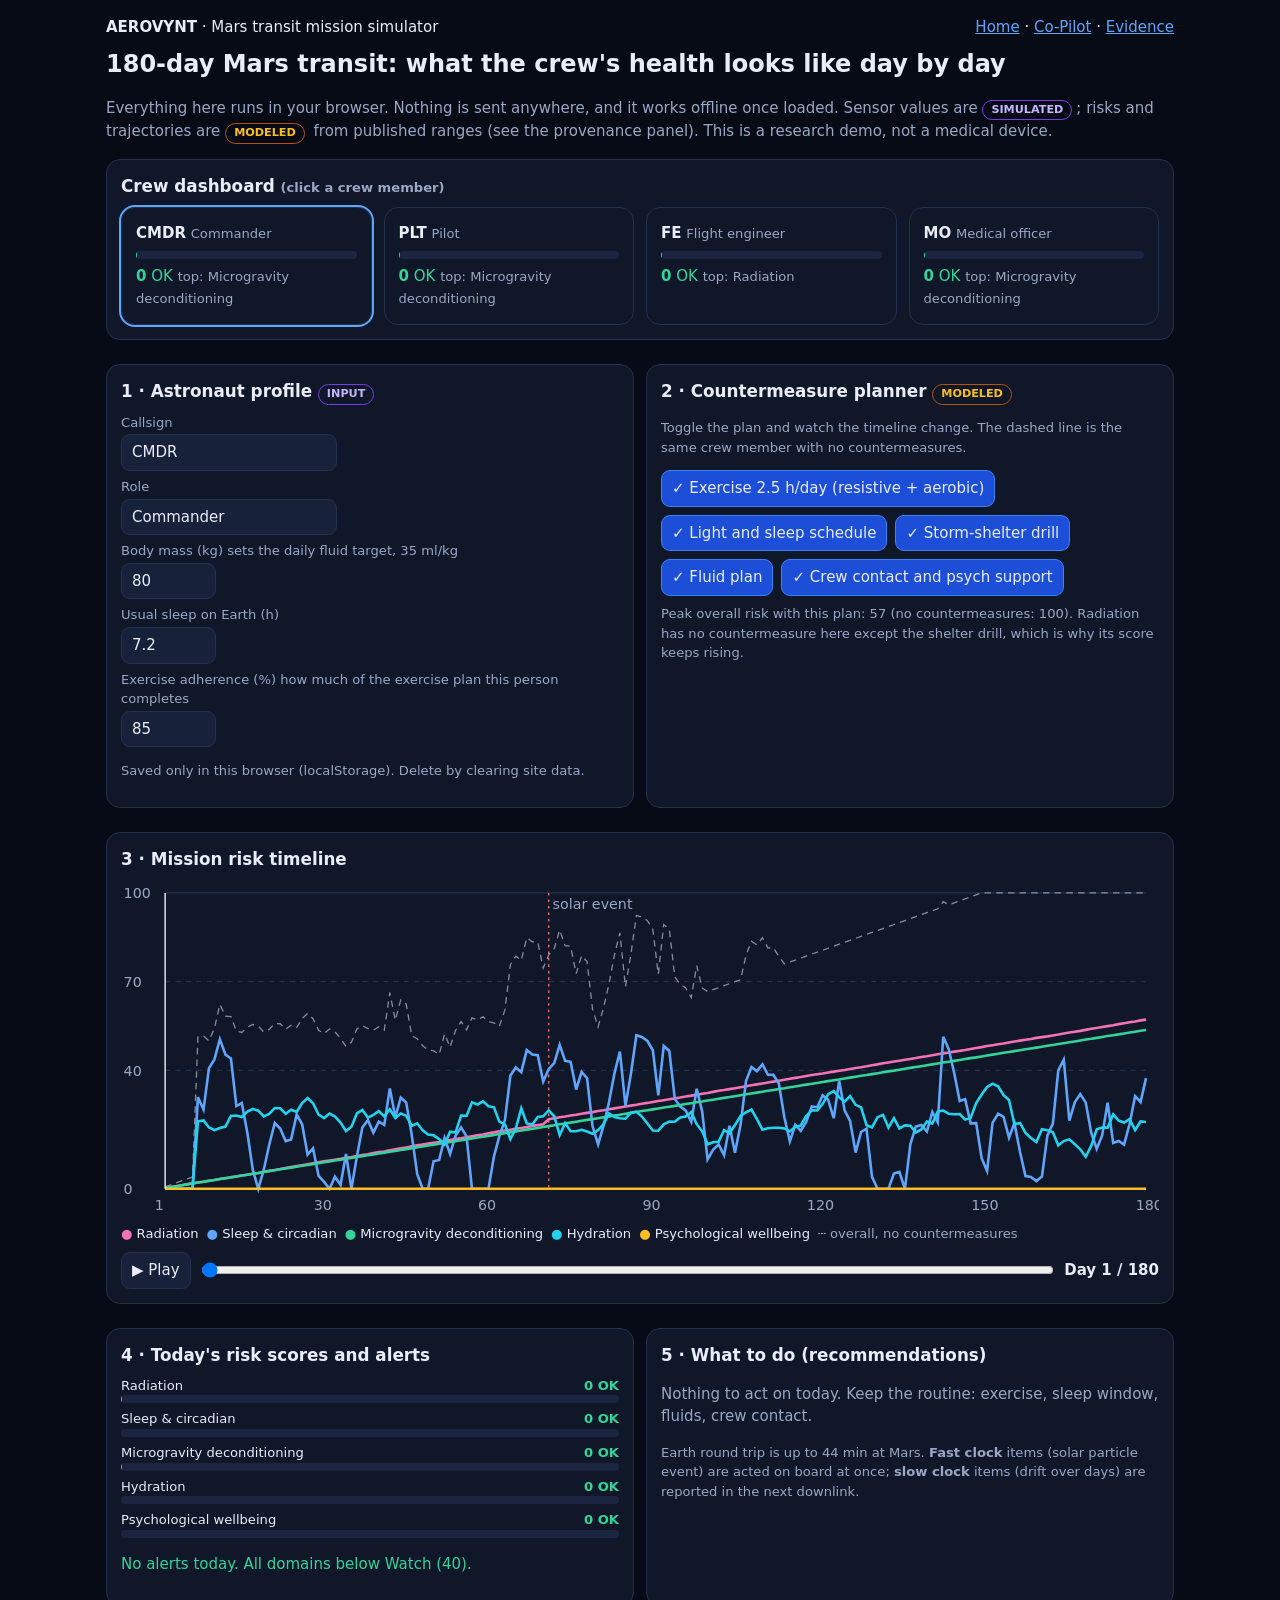
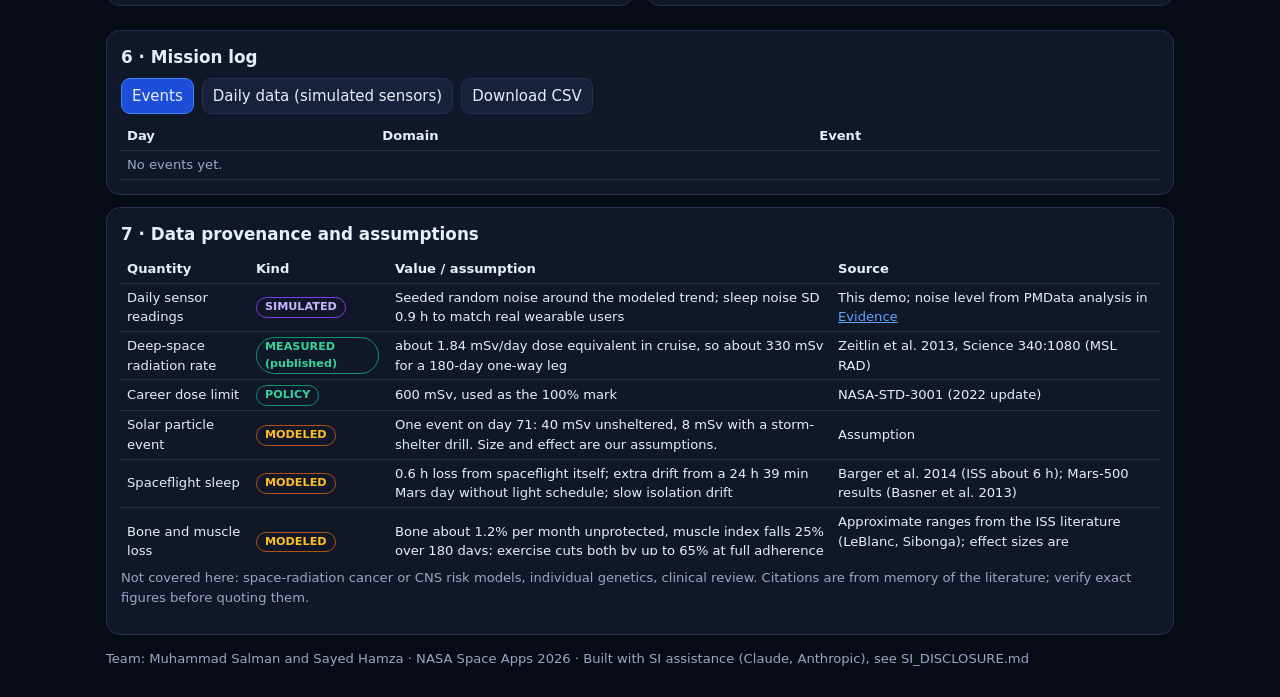
<file: AEROVYNT/mission/index.html>
<!doctype html>
<html lang="en"><head><meta charset="utf-8"><meta name="viewport" content="width=device-width,initial-scale=1">
<title>AEROVYNT | Mars transit mission simulator</title>
<meta name="description" content="Simulated 180-day Mars transit: crew profile, simulated sensors, risk scores, explainable alerts, countermeasure planner and mission log. All local, works offline.">
<meta name="ai-disclosure" content="Built with SI assistance (Claude, Anthropic). See SI_DISCLOSURE.md">
<link rel="icon" href="../assets/icon.svg">
<style>
/* SI-assisted: developed with Claude (Anthropic) and reviewed by the AEROVYNT team. See SI_DISCLOSURE.md. */
:root{--bg:#070b16;--card:#101729;--bd:#243050;--tx:#e8edf8;--mut:#9aa7c4;--ok:#34d399;--w:#fbbf24;--a:#f87171;--blue:#60a5fa}
*{box-sizing:border-box}body{margin:0;background:var(--bg);color:var(--tx);font:15px/1.5 system-ui,-apple-system,Segoe UI,Roboto,sans-serif}
a{color:var(--blue)}.wrap{max-width:1100px;margin:0 auto;padding:16px}
header{display:flex;justify-content:space-between;align-items:center;flex-wrap:wrap;gap:8px}
h1{font-size:1.5rem;margin:.3em 0}h2{font-size:1.05rem;margin:0 0 8px}
.card{background:var(--card);border:1px solid var(--bd);border-radius:14px;padding:14px;margin:12px 0}
.grid{display:grid;gap:12px}.g2{grid-template-columns:1fr 1fr}.g4{grid-template-columns:repeat(4,1fr)}.g5{grid-template-columns:repeat(5,1fr)}
@media(max-width:800px){.g2,.g4,.g5{grid-template-columns:1fr 1fr}}@media(max-width:520px){.g2,.g4,.g5{grid-template-columns:1fr}}
.mut{color:var(--mut)}.small{font-size:.82rem}
.tag{display:inline-block;font-size:.7rem;font-weight:700;border-radius:99px;padding:1px 8px;margin-right:4px;border:1px solid}
.t-sim{color:#c4b5fd;border-color:#7c3aed}.t-mod{color:var(--w);border-color:#b45309}.t-real{color:var(--ok);border-color:#059669}
.st-ok{color:var(--ok)}.st-watch{color:var(--w)}.st-action{color:var(--a)}
.bar{height:8px;background:#1b2440;border-radius:9px;overflow:hidden}.bar i{display:block;height:100%}
button,select,input{font:inherit;color:var(--tx);background:#18213a;border:1px solid var(--bd);border-radius:9px;padding:6px 10px}
button{cursor:pointer}button.on{background:#1d4ed8;border-color:#3b82f6}
label{display:block;font-size:.82rem;color:var(--mut);margin:6px 0 2px}input[type=range]{width:100%;padding:0}
table{width:100%;border-collapse:collapse;font-size:.82rem}th,td{padding:4px 6px;border-bottom:1px solid var(--bd);text-align:left}
.scroll{max-height:300px;overflow:auto}.row{display:flex;gap:8px;flex-wrap:wrap;align-items:center}
.alert{border-left:4px solid;padding:8px 10px;margin:8px 0;background:#0c1224;border-radius:8px}
.alert.watch{border-color:var(--w)}.alert.action{border-color:var(--a)}
.crew{cursor:pointer}.crew.sel{outline:2px solid var(--blue)}
svg text{fill:var(--mut);font-size:11px}
</style></head><body><div class="wrap">
<header><div><b>AEROVYNT</b> · Mars transit mission simulator</div><nav><a href="../">Home</a> · <a href="../copilot/">Co-Pilot</a> · <a href="../evidence/">Evidence</a></nav></header>
<h1>180-day Mars transit: what the crew's health looks like day by day</h1>
<p class="mut">Everything here runs in your browser. Nothing is sent anywhere, and it works offline once loaded. Sensor values are <span class="tag t-sim">SIMULATED</span>; risks and trajectories are <span class="tag t-mod">MODELED</span> from published ranges (see the provenance panel). This is a research demo, not a medical device.</p>

<div class="card"><h2>Crew dashboard <span class="small mut">(click a crew member)</span></h2><div class="grid g4" id="crew"></div></div>

<div class="grid g2">
<div class="card"><h2>1 · Astronaut profile <span class="tag t-sim">INPUT</span></h2>
<label>Callsign</label><input id="p-name" maxlength="20">
<label>Role</label><input id="p-role" maxlength="24">
<label>Body mass (kg) <span class="small">sets the daily fluid target, 35 ml/kg</span></label><input id="p-mass" type="number" min="40" max="130">
<label>Usual sleep on Earth (h)</label><input id="p-sleep" type="number" step="0.1" min="5" max="9">
<label>Exercise adherence (%) <span class="small">how much of the exercise plan this person completes</span></label><input id="p-adh" type="number" min="0" max="100">
<p class="small mut">Saved only in this browser (localStorage). Delete by clearing site data.</p></div>

<div class="card"><h2>2 · Countermeasure planner <span class="tag t-mod">MODELED</span></h2>
<p class="small mut">Toggle the plan and watch the timeline change. The dashed line is the same crew member with no countermeasures.</p>
<div class="row" id="cm"></div><div id="cm-note" class="small mut" style="margin-top:8px"></div></div>
</div>

<div class="card"><h2>3 · Mission risk timeline</h2>
<svg id="tl" viewBox="0 0 800 260" width="100%" role="img" aria-label="Risk score by domain over 180 days"></svg>
<div class="row small" id="legend"></div>
<div class="row" style="margin-top:8px"><button id="play">▶ Play</button><input id="day" type="range" min="1" max="180" value="1" style="flex:1;min-width:160px" aria-label="Mission day"><b id="dlabel"></b></div></div>

<div class="grid g2">
<div class="card"><h2>4 · Today's risk scores and alerts</h2><div id="scores"></div><div id="alerts"></div></div>
<div class="card"><h2>5 · What to do (recommendations)</h2><div id="recs"></div>
<p class="small mut">Earth round trip is up to 44 min at Mars. <b>Fast clock</b> items (solar particle event) are acted on board at once; <b>slow clock</b> items (drift over days) are reported in the next downlink.</p></div>
</div>

<div class="card"><h2>6 · Mission log</h2>
<div class="row"><button id="t-ev" class="on">Events</button><button id="t-dy">Daily data (simulated sensors)</button><button id="csv">Download CSV</button></div>
<div class="scroll" id="log" style="margin-top:8px"></div></div>

<div class="card"><h2>7 · Data provenance and assumptions</h2>
<div class="scroll"><table><thead><tr><th>Quantity</th><th>Kind</th><th>Value / assumption</th><th>Source</th></tr></thead><tbody>
<tr><td>Daily sensor readings</td><td><span class="tag t-sim">SIMULATED</span></td><td>Seeded random noise around the modeled trend; sleep noise SD 0.9 h to match real wearable users</td><td>This demo; noise level from PMData analysis in <a href="../evidence/">Evidence</a></td></tr>
<tr><td>Deep-space radiation rate</td><td><span class="tag t-real">MEASURED (published)</span></td><td>about 1.84 mSv/day dose equivalent in cruise, so about 330 mSv for a 180-day one-way leg</td><td>Zeitlin et al. 2013, Science 340:1080 (MSL RAD)</td></tr>
<tr><td>Career dose limit</td><td><span class="tag t-real">POLICY</span></td><td>600 mSv, used as the 100% mark</td><td>NASA-STD-3001 (2022 update)</td></tr>
<tr><td>Solar particle event</td><td><span class="tag t-mod">MODELED</span></td><td>One event on day 71: 40 mSv unsheltered, 8 mSv with a storm-shelter drill. Size and effect are our assumptions.</td><td>Assumption</td></tr>
<tr><td>Spaceflight sleep</td><td><span class="tag t-mod">MODELED</span></td><td>0.6 h loss from spaceflight itself; extra drift from a 24 h 39 min Mars day without light schedule; slow isolation drift</td><td>Barger et al. 2014 (ISS about 6 h); Mars-500 results (Basner et al. 2013)</td></tr>
<tr><td>Bone and muscle loss</td><td><span class="tag t-mod">MODELED</span></td><td>Bone about 1.2% per month unprotected, muscle index falls 25% over 180 days; exercise cuts both by up to 65% at full adherence</td><td>Approximate ranges from the ISS literature (LeBlanc, Sibonga); effect sizes are assumptions</td></tr>
<tr><td>Hydration, wellbeing</td><td><span class="tag t-mod">MODELED</span></td><td>Fluid-shift offset and a mid-mission wellbeing dip (the "third-quarter" effect, weak evidence)</td><td>Assumption</td></tr>
<tr><td>Risk scores, thresholds</td><td><span class="tag t-mod">MODELED</span></td><td>0 to 100 per domain; Watch at 40, Action at 70. Illustrative design choice, not clinically validated.</td><td>This demo</td></tr>
<tr><td>Real-data checks</td><td><span class="tag t-real">REAL DATA</span></td><td>The engine's noise and false-alarm behaviour were checked on NASA OSD-575 and 13 PMData users, which have no illness labels</td><td><a href="../evidence/">Evidence page</a></td></tr>
</tbody></table></div>
<p class="small mut">Not covered here: space-radiation cancer or CNS risk models, individual genetics, clinical review. Citations are from memory of the literature; verify exact figures before quoting them.</p></div>

<p class="small mut">Team: Muhammad Salman and Sayed Hamza · NASA Space Apps 2026 · Built with SI assistance (Claude, Anthropic), see SI_DISCLOSURE.md</p>
</div>
<script>
/* SI-assisted code. Self-contained, no network. */
(function(){
var N=180,SPE=71,WATCH=40,ACT=70;
var DOM=[["rad","Radiation","#f472b6"],["sleep","Sleep & circadian","#60a5fa"],["decon","Microgravity deconditioning","#34d399"],["hyd","Hydration","#22d3ee"],["psy","Psychological wellbeing","#fbbf24"]];
var DEF=[{name:"CMDR",role:"Commander",mass:80,sleep:7.2,adh:85,seed:11},{name:"PLT",role:"Pilot",mass:72,sleep:6.8,adh:70,seed:23},{name:"FE",role:"Flight engineer",mass:68,sleep:7.5,adh:90,seed:37},{name:"MO",role:"Medical officer",mass:62,sleep:7.0,adh:60,seed:41}];
var crew=DEF.map(function(c){return Object.assign({},c)});
try{var sv=JSON.parse(localStorage.getItem("aero_mission_crew")||"null");if(sv&&sv.length==4)crew=sv}catch(e){}
var plan={ex:true,light:true,shelter:true,fluid:true,psy:true},sel=0,day=1,timer=null,view="ev";
var CM=[["ex","Exercise 2.5 h/day (resistive + aerobic)"],["light","Light and sleep schedule"],["shelter","Storm-shelter drill"],["fluid","Fluid plan"],["psy","Crew contact and psych support"]];
function rng(s){return function(){s|=0;s=s+0x6D2B79F5|0;var t=Math.imul(s^s>>>15,1|s);t=t+Math.imul(t^t>>>7,61|t)^t;return((t^t>>>14)>>>0)/4294967296}}
function gauss(r){return Math.sqrt(-2*Math.log(r()+1e-9))*Math.cos(6.283185*r())}
function cl(x,a,b){return Math.max(a,Math.min(b,x))}
function sim(c,p){
  var r=rng(c.seed),o=[],cum=0,adh=c.adh/100,sl=[],wb=[],hy=[];
  for(var d=1;d<=N;d++){
    var dose=1.84*(1+0.08*gauss(r));if(d==SPE)dose+=p.shelter?8:40;cum+=dose;
    var circ=p.light?0.15:1,sleep=c.sleep-0.6-0.8*circ*(1-Math.exp(-d/20))-(p.psy?0.2:0.5)*d/N+0.9*gauss(r);
    var bone=-(1.2/30)*d*(p.ex?1-0.65*adh:1),mus=100-(d/N)*(p.ex?25*(1-0.65*adh):25);
    var hyd=cl(85-8-(p.fluid?0:10)+4*gauss(r),0,100);
    var dip=1.2*Math.exp(-Math.pow((d-112)/22,2))*(p.psy?0.4:1),well=cl(7.5-0.6*d/90*(p.psy?0.5:1)-dip+0.5*gauss(r),1,10);
    sl.push(sleep);wb.push(well);hy.push(hyd);
    var m7=function(a){if(a.length<7)return null;var s=a.slice(-7);return s.reduce(function(x,y){return x+y},0)/s.length};
    var risk={rad:cl(cum/600*100,0,100),sleep:m7(sl)===null?0:cl((7-m7(sl))/2*100,0,100),decon:cl(Math.max(-bone/6,(100-mus)/30)*100,0,100),
      hyd:m7(hy)===null?0:cl((85-m7(hy))/35*100,0,100),psy:m7(wb)===null?0:cl((6.5-m7(wb))/3*100,0,100)};
    risk.all=Math.max(risk.rad,risk.sleep,risk.decon,risk.hyd,risk.psy);
    o.push({d:d,dose:dose,cum:cum,sleep:sleep,bone:bone,mus:mus,hyd:hyd,well:well,risk:risk});
  }return o}
function st(v){return v>=ACT?"action":v>=WATCH?"watch":"ok"}
var cache={};function run(i,p){var k=i+JSON.stringify(p)+JSON.stringify(crew[i]);return cache[k]||(cache[k]=sim(crew[i],p))}
var NONE={ex:false,light:false,shelter:false,fluid:false,psy:false};
function $(s){return document.querySelector(s)}
function esc(s){return String(s).replace(/[&<>"]/g,function(c){return{"&":"&amp;","<":"&lt;",">":"&gt;",'"':"&quot;"}[c]})}

function events(i){
  var s=run(i,plan),ev=[],prev={};
  s.forEach(function(x){
    if(x.d==SPE)ev.push([x.d,"Solar particle event","Dose spike "+x.dose.toFixed(0)+" mSv"+(plan.shelter?" (shelter drill reduced it)":" (no shelter drill)"),"action"]);
    DOM.forEach(function(D){var k=D[0],v=st(x.risk[k]);if(v!==(prev[k]||"ok")){ev.push([x.d,D[1],(v=="ok"?"Back to normal":v=="watch"?"Watch level reached":"Action level reached")+" (score "+x.risk[k].toFixed(0)+")",v])}prev[k]=v})});
  return ev}
function alertsFor(x,c){
  var out=[],r=x.risk,sm=x.sleep;
  if(r.rad>=WATCH)out.push(["rad",r.rad,"Radiation","Cumulative dose "+x.cum.toFixed(0)+" mSv = "+r.rad.toFixed(0)+"% of the 600 mSv career limit.","Rule: score = cumulative dose / 600 mSv. Dose rate 1.84 mSv/day is the published MSL RAD cruise value.","FAST on a solar event, otherwise SLOW"]);
  if(r.sleep>=WATCH)out.push(["sleep",r.sleep,"Sleep & circadian","7-day mean sleep is below "+(7-r.sleep/100*2).toFixed(1)+" h (usual on Earth "+c.sleep+" h).","Rule: score rises as the 7-night mean falls from 7 h to 5 h.","SLOW"]);
  if(r.decon>=WATCH)out.push(["decon",r.decon,"Deconditioning","Modeled bone change "+x.bone.toFixed(1)+"%, muscle index "+x.mus.toFixed(0)+"/100.","Rule: bone loss / 6% or muscle loss / 30%, whichever is worse.","SLOW"]);
  if(r.hyd>=WATCH)out.push(["hyd",r.hyd,"Hydration","Hydration index "+x.hyd.toFixed(0)+"/100 (fluid target "+Math.round(c.mass*35)+" ml/day).","Rule: score rises as the 7-day mean index falls from 85 to 50.","SLOW"]);
  if(r.psy>=WATCH)out.push(["psy",r.psy,"Wellbeing","7-day mean mood score is low (today "+x.well.toFixed(1)+"/10).","Rule: score rises as the 7-day mean falls from 6.5 to 3.5.","SLOW"]);
  return out}
var REC={rad:["Check the radiation monitor against the plan; keep time in the shielded area during quiet periods.","Run the storm-shelter drill and move to the shelter at any solar alert (fast clock)."],
sleep:["Fix the sleep window and use the bright/dim light schedule.","Cut caffeine and screens in the last 3 hours before sleep; report to the surgeon if below 6 h for a week."],
decon:["Do the full resistive and aerobic session today.","Report missed sessions; the plan only works with high adherence."],
hyd:["Drink to the fluid target and log it.","Check urine colour; report dizziness or headache."],
psy:["Schedule a private call or video message and a shared crew meal.","Flag low mood to the surgeon in the next downlink; do not wait for a crisis."]};

function renderCrew(){
  $("#crew").innerHTML=crew.map(function(c,i){var x=run(i,plan)[day-1],r=x.risk,w=DOM.slice().sort(function(a,b){return r[b[0]]-r[a[0]]})[0];
    return '<div class="card crew'+(i==sel?" sel":"")+'" data-i="'+i+'" style="margin:0"><b>'+esc(c.name)+'</b> <span class="small mut">'+esc(c.role)+'</span><div class="bar" style="margin:6px 0"><i style="width:'+r.all+'%;background:var(--'+(st(r.all)=="ok"?"ok":st(r.all)=="watch"?"w":"a")+')"></i></div><span class="st-'+st(r.all)+'"><b>'+r.all.toFixed(0)+'</b> '+st(r.all).toUpperCase()+'</span> <span class="small mut">top: '+w[1]+'</span></div>'}).join("")}
function renderProfile(){var c=crew[sel];$("#p-name").value=c.name;$("#p-role").value=c.role;$("#p-mass").value=c.mass;$("#p-sleep").value=c.sleep;$("#p-adh").value=c.adh}
function renderCM(){$("#cm").innerHTML=CM.map(function(m){return '<button data-k="'+m[0]+'" class="'+(plan[m[0]]?"on":"")+'">'+(plan[m[0]]?"✓ ":"")+m[1]+'</button>'}).join("");
  var a=run(sel,plan),b=run(sel,NONE),peak=function(s){return Math.max.apply(null,s.map(function(x){return x.risk.all}))};
  $("#cm-note").textContent="Peak overall risk with this plan: "+peak(a).toFixed(0)+" (no countermeasures: "+peak(b).toFixed(0)+"). Radiation has no countermeasure here except the shelter drill, which is why its score keeps rising.";}
function renderTL(){
  var s=run(sel,plan),g=run(sel,NONE),W=800,H=260,L=34,B=22,X=function(d){return L+(d-1)/(N-1)*(W-L-10)},Y=function(v){return 10+(H-B-10)*(1-v/100)};
  var h='';[0,40,70,100].forEach(function(v){h+='<line x1="'+L+'" x2="'+(W-10)+'" y1="'+Y(v)+'" y2="'+Y(v)+'" stroke="#243050" '+(v==40||v==70?'stroke-dasharray="4"':"")+'/><text x="2" y="'+(Y(v)+4)+'">'+v+'</text>'});
  [1,30,60,90,120,150,180].forEach(function(d){h+='<text x="'+(X(d)-8)+'" y="'+(H-6)+'">'+d+'</text>'});
  h+='<line x1="'+X(SPE)+'" x2="'+X(SPE)+'" y1="10" y2="'+(H-B)+'" stroke="#f87171" stroke-dasharray="2 3"/><text x="'+(X(SPE)+3)+'" y="22">solar event</text>';
  var P=function(arr,k){return arr.map(function(x,i){return(i?"L":"M")+X(x.d).toFixed(1)+","+Y(x.risk[k]).toFixed(1)}).join("")};
  h+='<path d="'+P(g,"all")+'" fill="none" stroke="#e8edf8" stroke-dasharray="5 4" opacity=".55"/>';
  DOM.forEach(function(D){h+='<path d="'+P(s,D[0])+'" fill="none" stroke="'+D[2]+'" stroke-width="2"/>'});
  h+='<line id="cur" x1="'+X(day)+'" x2="'+X(day)+'" y1="10" y2="'+(H-B)+'" stroke="#fff"/>';
  $("#tl").innerHTML=h;
  $("#legend").innerHTML=DOM.map(function(D){return '<span><span style="color:'+D[2]+'">●</span> '+D[1]+'</span>'}).join(" ")+' <span class="mut">┄ overall, no countermeasures</span>';
  $("#tl").onclick=function(e){var r=this.getBoundingClientRect(),d=Math.round(1+((e.clientX-r.left)/r.width*W-L)/(W-L-10)*(N-1));setDay(cl(d,1,N))}}
function renderToday(){
  var c=crew[sel],x=run(sel,plan)[day-1],r=x.risk;
  $("#dlabel").textContent="Day "+day+" / "+N;
  $("#scores").innerHTML=DOM.map(function(D){var v=r[D[0]];return '<div class="small" style="display:flex;justify-content:space-between"><span>'+D[1]+'</span><b class="st-'+st(v)+'">'+v.toFixed(0)+' '+st(v).toUpperCase()+'</b></div><div class="bar" style="margin-bottom:6px"><i style="width:'+v+'%;background:'+D[2]+'"></i></div>'}).join("");
  var al=alertsFor(x,c);
  $("#alerts").innerHTML=al.length?al.map(function(a){return '<div class="alert '+st(a[1])+'"><b>'+a[2]+' · '+st(a[1]).toUpperCase()+'</b><br>'+esc(a[3])+'<div class="small mut">'+esc(a[4])+' · Clock: '+a[5]+'<br><span class="tag t-sim">SIMULATED INPUT</span><span class="tag t-mod">MODELED SCORE</span></div></div>'}).join(""):'<p class="st-ok">No alerts today. All domains below Watch (40).</p>';
  var rc=al.length?al:[],h="";
  rc.forEach(function(a){h+='<div class="alert '+st(a[1])+'"><b>'+a[2]+'</b><ul style="margin:4px 0 0 18px;padding:0">'+REC[a[0]].map(function(t){return "<li>"+t+"</li>"}).join("")+'</ul></div>'});
  $("#recs").innerHTML=h||'<p class="mut">Nothing to act on today. Keep the routine: exercise, sleep window, fluids, crew contact.</p>'}
function renderLog(){
  var s=run(sel,plan),h;
  if(view=="ev"){var ev=events(sel).filter(function(e){return e[0]<=day});
    h='<table><thead><tr><th>Day</th><th>Domain</th><th>Event</th></tr></thead><tbody>'+(ev.length?ev.reverse().map(function(e){return '<tr><td>'+e[0]+'</td><td>'+esc(e[1])+'</td><td class="st-'+e[3]+'">'+esc(e[2])+'</td></tr>'}).join(""):'<tr><td colspan="3" class="mut">No events yet.</td></tr>')+'</tbody></table>'}
  else{h='<table><thead><tr><th>Day</th><th>Dose mSv</th><th>Cum mSv</th><th>Sleep h</th><th>Hydr</th><th>Mood</th><th>Overall risk</th></tr></thead><tbody>'+s.slice(0,day).reverse().map(function(x){return '<tr><td>'+x.d+'</td><td>'+x.dose.toFixed(2)+'</td><td>'+x.cum.toFixed(0)+'</td><td>'+x.sleep.toFixed(1)+'</td><td>'+x.hyd.toFixed(0)+'</td><td>'+x.well.toFixed(1)+'</td><td class="st-'+st(x.risk.all)+'">'+x.risk.all.toFixed(0)+'</td></tr>'}).join("")+'</tbody></table>'}
  $("#log").innerHTML=h;$("#t-ev").classList.toggle("on",view=="ev");$("#t-dy").classList.toggle("on",view!="ev")}
function all(){renderCrew();renderCM();renderTL();renderToday();renderLog()}
function setDay(d){day=d;$("#day").value=d;renderCrew();renderTL();renderToday();renderLog()}
document.addEventListener("click",function(e){var t=e.target;
  var cr=t.closest(".crew");if(cr){sel=+cr.dataset.i;renderProfile();all();return}
  if(t.dataset&&t.dataset.k&&t.closest("#cm")){plan[t.dataset.k]=!plan[t.dataset.k];all();return}
  if(t.id=="t-ev"){view="ev";renderLog()}if(t.id=="t-dy"){view="dy";renderLog()}
  if(t.id=="play"){if(timer){clearInterval(timer);timer=null;t.textContent="▶ Play"}else{t.textContent="❚❚ Pause";timer=setInterval(function(){if(day>=N){clearInterval(timer);timer=null;$("#play").textContent="▶ Play";return}setDay(day+1)},60)}}
  if(t.id=="csv"){var s=run(sel,plan),c=crew[sel],rows=["day,dose_mSv,cum_mSv,sleep_h,bone_pct,muscle_index,hydration,mood,risk_rad,risk_sleep,risk_decon,risk_hyd,risk_psy,risk_overall"].concat(s.map(function(x){var r=x.risk;return [x.d,x.dose,x.cum,x.sleep,x.bone,x.mus,x.hyd,x.well,r.rad,r.sleep,r.decon,r.hyd,r.psy,r.all].map(function(v,i){return i?(+v).toFixed(2):v}).join(",")}));
    var a=document.createElement("a");a.href=URL.createObjectURL(new Blob(["# SIMULATED sensors, MODELED risks. Crew: "+c.name+"\n"+rows.join("\n")],{type:"text/csv"}));a.download="aerovynt_mission_log_"+c.name+".csv";a.click()}});
$("#day").addEventListener("input",function(){setDay(+this.value)});
["name","role","mass","sleep","adh"].forEach(function(k){$("#p-"+k).addEventListener("change",function(){var v=this.value;
  crew[sel][k]=(k=="name"||k=="role")?v.slice(0,24):cl(parseFloat(v)||DEF[sel][k],k=="adh"?0:k=="sleep"?5:40,k=="adh"?100:k=="sleep"?9:130);
  try{localStorage.setItem("aero_mission_crew",JSON.stringify(crew))}catch(e){}renderProfile();all()})});
renderProfile();all();
if("serviceWorker"in navigator&&location.protocol.indexOf("http")==0)navigator.serviceWorker.register("../sw.js").catch(function(){});
})();
</script></body></html>
</file>
<file: AEROVYNT/assets/style.css>
/* SI-assisted: developed with Claude (Anthropic), a large language model, and reviewed and tested by the AEROVYNT team. See SI_DISCLOSURE.md. */
/* AEROVYNT shared styles: light frosted-glass mission-control UI (plain CSS, no framework). */
:root{--ink:#0B1B33;--mut:#5B6B85;--line:rgba(31,70,140,.12);--blue:#0A84FF;--indigo:#5E5CE6;--cyan:#22D3EE;--ok:#10B981;--warn:#F59E0B;--bad:#EF4444;
 --display:'Bricolage Grotesque','Inter',-apple-system,'Segoe UI',sans-serif;--sans:'Inter',-apple-system,'SF Pro Display','Segoe UI',sans-serif;}
*{box-sizing:border-box}
html{-webkit-text-size-adjust:100%;scroll-behavior:smooth}
body{margin:0;font-family:var(--sans);color:var(--ink);line-height:1.45;min-height:100vh;background-color:#EEF5FC;
 background-image:radial-gradient(900px 620px at 6% -6%,rgba(56,189,248,.38),transparent 60%),radial-gradient(820px 600px at 96% 2%,rgba(129,140,248,.30),transparent 60%),radial-gradient(900px 700px at 62% 104%,rgba(52,211,153,.24),transparent 60%),linear-gradient(180deg,#F4F9FF 0%,#E9F2FC 100%);background-attachment:fixed}
h1,h2,h3{letter-spacing:-.02em;margin:0}
a{color:#0A63D6}
code{font-family:ui-monospace,'JetBrains Mono',Consolas,monospace;font-size:.85em;background:rgba(31,70,140,.08);padding:1px 6px;border-radius:6px}
:focus-visible{outline:3px solid rgba(10,132,255,.55);outline-offset:2px;border-radius:10px}
.sr{position:absolute;width:1px;height:1px;overflow:hidden;clip:rect(0 0 0 0);white-space:nowrap}
.skip{position:absolute;left:12px;top:-60px;background:#fff;padding:10px 16px;border-radius:12px;font-weight:700;z-index:100;transition:top .15s}.skip:focus{top:12px}
.wrap{max-width:1640px;margin:0 auto;padding:0 clamp(14px,3vw,32px)}
main.wrap{padding-top:6px;padding-bottom:36px}

/* glass primitives */
.g,.g-ok,.g-warn,.g-bad,.g-none{position:relative;border-radius:26px;padding:18px 22px;margin-bottom:14px;
 background:linear-gradient(145deg,rgba(255,255,255,.80),rgba(255,255,255,.50));-webkit-backdrop-filter:blur(28px) saturate(185%);backdrop-filter:blur(28px) saturate(185%);
 border:1px solid rgba(255,255,255,.88);box-shadow:0 1px 0 rgba(255,255,255,.95) inset,0 22px 56px rgba(31,70,140,.11),0 3px 8px rgba(31,70,140,.05)}
.g-ok{border-color:rgba(16,185,129,.40);background:linear-gradient(145deg,rgba(255,255,255,.82),rgba(209,250,229,.45))}
.g-warn{border-color:rgba(245,158,11,.48);background:linear-gradient(145deg,rgba(255,255,255,.82),rgba(254,243,199,.55))}
.g-bad{border-color:rgba(239,68,68,.50);background:linear-gradient(145deg,rgba(255,255,255,.82),rgba(254,226,226,.60))}
.g-none{border-color:rgba(148,163,184,.40)}
.lift{transition:transform .18s ease,box-shadow .18s ease}.lift:hover{transform:translateY(-3px);box-shadow:0 1px 0 rgba(255,255,255,.95) inset,0 28px 60px rgba(31,70,140,.16)}

/* site navigation */
.site-nav{position:sticky;top:0;z-index:50;padding:12px 0 8px}
.nav-in{display:flex;align-items:center;justify-content:space-between;gap:12px;border-radius:22px;padding:8px 10px 8px 16px;
 background:linear-gradient(145deg,rgba(255,255,255,.88),rgba(255,255,255,.62));-webkit-backdrop-filter:blur(28px) saturate(185%);backdrop-filter:blur(28px) saturate(185%);
 border:1px solid rgba(255,255,255,.92);box-shadow:0 14px 40px rgba(31,70,140,.12)}
.brand{display:flex;align-items:center;gap:12px;text-decoration:none;color:var(--ink)}
.logo{width:42px;height:42px;border-radius:14px;display:grid;place-items:center;color:#fff;flex:none;background:linear-gradient(135deg,#0A84FF,#5E5CE6 60%,#22D3EE);box-shadow:0 8px 20px rgba(10,132,255,.35)}
.logo svg{width:24px;height:24px}
.brand-name{font-size:1.28rem;font-weight:800;letter-spacing:.16em;line-height:1.1}
.brand-sub{font-size:.78rem;color:var(--mut);font-weight:500;margin-top:1px}
.nav-links{display:flex;gap:4px}
.navlink{display:inline-flex;align-items:center;gap:7px;min-height:44px;padding:0 16px;border-radius:14px;font-weight:700;color:#33445F;text-decoration:none;transition:background .15s,color .15s}
.navlink:hover{background:rgba(10,132,255,.10);color:#0A63D6}
.navlink[aria-current="page"]{background:#fff;color:#0A63D6;box-shadow:0 6px 18px rgba(31,70,140,.14)}

/* top bar + chips */
.topbar{display:flex;justify-content:space-between;align-items:center;gap:14px;flex-wrap:wrap;margin-bottom:14px;padding:14px 22px}
.chips{display:flex;gap:8px;flex-wrap:wrap}
.chip{display:inline-flex;align-items:center;gap:7px;padding:8px 14px;border-radius:999px;font-size:.78rem;font-weight:650;background:rgba(255,255,255,.70);border:1px solid rgba(255,255,255,.95);box-shadow:0 4px 14px rgba(31,70,140,.07);color:#12305C}
.dot{width:9px;height:9px;border-radius:50%;display:inline-block;flex:none}
.pulse{animation:pulse 1.7s ease-out infinite}
@keyframes pulse{0%{box-shadow:0 0 0 0 rgba(239,68,68,.55)}100%{box-shadow:0 0 0 12px rgba(239,68,68,0)}}

/* status pills, type helpers */
.pill{display:inline-block;padding:5px 12px;border-radius:999px;font-size:.70rem;font-weight:750;letter-spacing:.08em}
.pill-emerald{background:rgba(16,185,129,.14);color:#047857;border:1px solid rgba(16,185,129,.40)}
.pill-amber{background:rgba(245,158,11,.16);color:#92400E;border:1px solid rgba(245,158,11,.50)}
.pill-crimson{background:rgba(239,68,68,.14);color:#B91C1C;border:1px solid rgba(239,68,68,.50)}
.pill-unknown{background:rgba(148,163,184,.18);color:#475569;border:1px solid rgba(148,163,184,.45)}
.kicker{font-size:.70rem;text-transform:uppercase;letter-spacing:.14em;color:#0A63D6;font-weight:750;margin-bottom:8px}
.mut{color:var(--mut)}
.hero-title{font-size:1.5rem;font-weight:800;letter-spacing:-.02em;line-height:1.15;margin:2px 0 6px}
.hero-sub{font-size:.84rem;color:var(--mut);line-height:1.4}
.ring-wrap{display:flex;gap:20px;align-items:center}
.ring-svg{filter:drop-shadow(0 10px 18px rgba(31,70,140,.18));flex:none}
.ring-arc{stroke-dasharray:var(--c);stroke-dashoffset:var(--c);animation:ring 1.1s cubic-bezier(.2,.8,.2,1) forwards}
@keyframes ring{to{stroke-dashoffset:var(--o)}}
.act{display:flex;gap:12px;align-items:flex-start;padding:11px 14px;border-radius:16px;margin-bottom:8px;font-size:.86rem;line-height:1.42;background:rgba(255,255,255,.62);border:1px solid rgba(255,255,255,.9)}
.act .n{flex:none;width:26px;height:26px;border-radius:9px;display:grid;place-items:center;font-weight:800;font-size:.78rem;color:#fff}
.xp-bar{height:10px;border-radius:99px;background:rgba(31,70,140,.10);overflow:hidden;margin:8px 0 4px}
.xp-fill{height:100%;border-radius:99px;background:linear-gradient(90deg,#0A84FF,#22D3EE)}
.badge{display:inline-block;padding:6px 12px;margin:3px 5px 3px 0;border-radius:12px;background:rgba(10,132,255,.10);border:1px solid rgba(10,132,255,.28);font-size:.78rem;font-weight:650;color:#0A4FA6}

/* vital cards */
.vc{padding:16px 18px 12px;min-height:178px;margin-bottom:0}
.vc-top{display:flex;justify-content:space-between;align-items:center}
.vc-lab{font-size:.68rem;text-transform:uppercase;letter-spacing:.11em;font-weight:750;color:#4A5C78}
.vc-val{font-size:2.15rem;font-weight:800;letter-spacing:-.03em;line-height:1.1;margin-top:6px;font-variant-numeric:tabular-nums}
.vc-unit{font-size:.82rem;font-weight:600;color:var(--mut);margin-left:4px}
.vc-note{font-size:.72rem;color:var(--mut);margin-top:2px;min-height:30px;line-height:1.3}
.delta{font-size:.72rem;font-weight:700;padding:2px 8px;border-radius:8px;margin-left:8px;letter-spacing:0;white-space:nowrap;vertical-align:middle}

/* tables */
.tbl{width:100%;border-collapse:collapse;font-size:.80rem}
.tbl th{text-align:left;color:#5B6B85;font-size:.68rem;text-transform:uppercase;letter-spacing:.08em;padding:8px 10px;border-bottom:1px solid var(--line);white-space:nowrap}
.tbl td{padding:9px 10px;border-bottom:1px solid rgba(31,70,140,.07);font-variant-numeric:tabular-nums}
.tbl-scroll{overflow:auto;max-height:420px;border-radius:18px;border:1px solid rgba(255,255,255,.92);background:rgba(255,255,255,.55)}
.tbl-scroll .tbl th{position:sticky;top:0;background:#F2F7FD}
.node-pulse{transform-box:fill-box;transform-origin:center;animation:node 1.8s ease-in-out infinite}
@keyframes node{0%,100%{transform:scale(1);opacity:.5}50%{transform:scale(1.9);opacity:0}}
.zone-node{cursor:pointer}

/* controls */
.lbl{display:block;font-weight:650;color:#33445F;font-size:.82rem;margin:0 0 5px}
.hint{display:block;font-weight:500;color:var(--mut);font-size:.72rem;margin-top:1px}
.input,select.input{width:100%;min-height:48px;padding:0 14px;border-radius:14px;border:1px solid rgba(31,70,140,.13);background:rgba(255,255,255,.78);box-shadow:0 2px 8px rgba(31,70,140,.05);
 font:650 1.02rem var(--sans);color:var(--ink);font-variant-numeric:tabular-nums}
.input:focus{outline:3px solid rgba(10,132,255,.45);outline-offset:0;border-color:rgba(10,132,255,.6)}
.btn{display:inline-flex;align-items:center;justify-content:center;gap:8px;min-height:52px;padding:0 20px;border-radius:17px;border:1px solid rgba(255,255,255,.95);color:var(--ink);font:700 .88rem var(--sans);text-decoration:none;cursor:pointer;
 background:linear-gradient(145deg,rgba(255,255,255,.92),rgba(255,255,255,.62));box-shadow:0 8px 22px rgba(31,70,140,.10),0 1px 0 #fff inset;transition:transform .16s ease,box-shadow .16s ease,color .16s ease}
.btn:hover{transform:translateY(-2px);color:#0A63D6;border-color:rgba(10,132,255,.45);box-shadow:0 14px 30px rgba(10,132,255,.18)}
.btn-primary{background:linear-gradient(135deg,#0A84FF,#5E5CE6);color:#fff;border:none;box-shadow:0 12px 26px rgba(10,132,255,.38)}
.btn-primary:hover{color:#fff;border:none;box-shadow:0 16px 32px rgba(10,132,255,.45)}
.btn-sm{min-height:44px;padding:0 16px;border-radius:14px}
.btn[aria-pressed="true"]{background:#fff;color:#0A63D6;border-color:rgba(10,132,255,.5);box-shadow:0 8px 22px rgba(10,132,255,.2)}
.check{display:flex;align-items:center;gap:10px;min-height:44px;font-size:.86rem;cursor:pointer}
.check input{width:20px;height:20px;accent-color:#0A84FF;flex:none}
.switch{display:inline-flex;align-items:center;gap:10px;min-height:44px;font-weight:650;font-size:.86rem;cursor:pointer}
.switch input{width:20px;height:20px;accent-color:#0A84FF}
.flash{border-radius:18px;padding:14px 18px;margin-bottom:14px;background:rgba(16,185,129,.12);border:1px solid rgba(16,185,129,.4);color:#065F46;font-weight:600;font-size:.9rem}
.note{border-radius:18px;padding:14px 18px;margin:14px 0;background:rgba(10,132,255,.08);border:1px solid rgba(10,132,255,.22);color:#12305C;font-size:.86rem;line-height:1.55}
.caption{font-size:.78rem;color:var(--mut);margin:8px 0}
pre.code{margin:0 0 12px;padding:14px;border-radius:14px;background:#0B1B33;color:#D6E6FF;font:500 .76rem/1.5 ui-monospace,'JetBrains Mono',Consolas,monospace;overflow:auto;max-height:340px}
.pbox{border-radius:18px;border:1px solid rgba(255,255,255,.92);background:linear-gradient(145deg,rgba(255,255,255,.74),rgba(255,255,255,.48));margin-bottom:12px;box-shadow:0 10px 30px rgba(31,70,140,.07)}
.pbox summary{font-weight:700;padding:14px 18px;cursor:pointer;min-height:48px;list-style-position:inside}
.pbox .pb{padding:0 18px 16px;font-size:.88rem;line-height:1.55}
.pbox ol{margin:6px 0 10px;padding-left:20px}
.tablist{display:flex;gap:6px;padding:6px;border-radius:20px;background:rgba(255,255,255,.58);-webkit-backdrop-filter:blur(22px);backdrop-filter:blur(22px);border:1px solid rgba(255,255,255,.92);box-shadow:0 10px 30px rgba(31,70,140,.08);overflow-x:auto;margin:6px 0 18px;scrollbar-width:none}
.tablist::-webkit-scrollbar{display:none}
.tab{flex:none;min-height:48px;padding:0 20px;border-radius:14px;font:700 .92rem var(--sans);color:#44546F;border:none;background:none;cursor:pointer;white-space:nowrap}
.tab:hover{color:#0A63D6}
.tab[aria-selected="true"]{background:#fff;color:#0A63D6;box-shadow:0 6px 18px rgba(31,70,140,.14)}
[hidden]{display:none!important}

/* layouts */
.row{display:grid;gap:20px;align-items:start}
.l-hero3{grid-template-columns:1.25fr 1.55fr .95fr;gap:16px}
.l-checkin{grid-template-columns:1.4fr 1fr;gap:28px}
.l-body{grid-template-columns:1fr 1.3fr;gap:28px}
.l-trends{grid-template-columns:1.35fr 1fr;gap:28px}
.l-haz{grid-template-columns:1fr 1.25fr;gap:28px}
.l-routine{grid-template-columns:1.2fr 1fr;gap:28px}
.l-ev{grid-template-columns:1fr 2.2fr;gap:28px}
.l-two{grid-template-columns:1fr 1fr;gap:28px}
.l-3{grid-template-columns:repeat(3,1fr);gap:16px}
.cards5{display:grid;grid-template-columns:repeat(5,1fr);gap:16px;margin:18px 0 6px}
.form2{display:grid;grid-template-columns:1fr 1fr;gap:14px 16px}
.btn-row{display:grid;grid-template-columns:1fr 1fr;gap:16px;margin-top:6px}
.sc-row{display:grid;grid-template-columns:repeat(4,1fr);gap:10px}
.ctl{display:grid;grid-template-columns:minmax(220px,1.15fr) 3fr;gap:20px;align-items:end;margin-bottom:14px}
.zone-btns{display:grid;grid-template-columns:1fr 1fr;gap:8px}
.foot{font-size:.74rem;color:#64748B;border-top:1px solid var(--line);padding-top:12px;margin-top:22px;line-height:1.6}
.metric{font-size:2.4rem;font-weight:800;letter-spacing:-.03em;line-height:1.1}
@media (max-width:1200px){.cards5{grid-template-columns:repeat(3,1fr)}}
@media (max-width:980px){.l-hero3,.l-checkin,.l-body,.l-trends,.l-haz,.l-routine,.l-ev,.l-two,.ctl{grid-template-columns:1fr}.l-3{grid-template-columns:1fr}.sc-row{grid-template-columns:repeat(2,1fr)}}
@media (max-width:640px){.cards5{grid-template-columns:repeat(2,1fr);gap:10px}.form2,.btn-row{grid-template-columns:1fr}.vc-val{font-size:1.7rem}.vc{padding:14px 14px 10px}
 .brand-sub{display:none}.brand-name{font-size:1.05rem;letter-spacing:.12em}.navlink{padding:0 11px;font-size:.86rem}.logo{width:36px;height:36px}.nav-in{padding-left:12px}
 .topbar{padding:14px 16px}.g,.g-ok,.g-warn,.g-bad,.g-none{padding:16px}.ring-wrap{flex-direction:column;align-items:flex-start}.tab{padding:0 14px}}

/* charts */
.chart{width:100%;position:relative}
.chart svg{display:block;width:100%;height:auto;overflow:visible}
.chart text{font-family:var(--sans);fill:#12305C}
.chart .ttl{font-size:13px;font-weight:700;fill:#0B1B33}
.chart .tick{font-size:10.5px;fill:#4A5C78}
.chart .ann{font-size:9.5px;fill:#5B6B85}
.chart-tip{position:fixed;z-index:80;pointer-events:none;padding:7px 11px;border-radius:10px;background:#0B1B33;color:#fff;font:600 .74rem/1.35 var(--sans);box-shadow:0 8px 24px rgba(11,27,51,.3);max-width:260px;opacity:0;transition:opacity .08s}
.legend{display:flex;gap:14px;flex-wrap:wrap;font-size:.76rem;font-weight:600;color:#33445F;margin:2px 0 4px}
.legend i{display:inline-block;width:11px;height:11px;border-radius:4px;margin-right:6px;vertical-align:-1px}

@media (prefers-reduced-motion:reduce){*,*::before,*::after{animation:none!important;transition:none!important;scroll-behavior:auto!important}.ring-arc{stroke-dashoffset:var(--o)}}

/* overflow safety */
.row>*,.form2>*,.ctl>*,.sc-row>*{min-width:0}
code{overflow-wrap:anywhere}
.input{max-width:100%}
@media (max-width:640px){.nav-in{padding:6px 6px 6px 10px;gap:6px}.brand{gap:8px;min-width:0}.brand-name{font-size:.92rem;letter-spacing:.07em}.navlink{padding:0 9px;font-size:.82rem}.nav-links{gap:0}}
.navlink{white-space:nowrap}
@media (max-width:640px){.brand-sub{display:none!important}}

/* body map v2 */
.bm-card{padding-top:14px}
.bm-hint{font-size:.78rem;color:var(--mut);margin:0 0 4px}
.bm-legend{display:flex;gap:14px;justify-content:center;flex-wrap:wrap;font-size:.74rem;color:#44546F;margin-top:2px}
.bm-legend i{display:inline-block;width:9px;height:9px;border-radius:50%;margin-right:5px;vertical-align:-1px}
.bodymap .zone-node:focus{outline:none}
.bodymap .zone-node:focus-visible .org-hit,.bodymap .zone-node:focus-visible rect{filter:drop-shadow(0 0 5px #0A84FF)}
.bodymap .org-hit{transition:filter .2s,transform .2s;transform-box:fill-box;transform-origin:center}
.bodymap .zone-node:not(.bm-label):hover .org-hit{filter:drop-shadow(0 0 7px rgba(10,132,255,.75))}
.bodymap .zone-node.is-sel .org-hit{filter:drop-shadow(0 0 8px rgba(10,132,255,.85))}
.bodymap .bm-label{transition:opacity .2s}.bodymap .bm-label:hover rect{fill:#F2F8FF}
.bodymap .heart{transform-box:fill-box;transform-origin:center;animation:heartbeat 1s ease-in-out infinite}
@keyframes heartbeat{0%,100%{transform:scale(1)}12%{transform:scale(1.14)}24%{transform:scale(1)}36%{transform:scale(1.08)}50%{transform:scale(1)}}
.bodymap .org-alert{animation:orgglow 1.6s ease-in-out infinite}
@keyframes orgglow{0%,100%{opacity:1}50%{opacity:.62}}
.bodymap .sel-ring{animation:dash 6s linear infinite}@keyframes dash{to{stroke-dashoffset:-64}}
@media (prefers-reduced-motion:reduce){.bodymap .heart,.bodymap .org-alert,.bodymap .sel-ring{animation:none}}
.hz-row{display:flex;flex-wrap:wrap;gap:6px;margin-top:6px}
.hz-chip{font-size:.74rem;font-weight:650;background:rgba(10,132,255,.09);color:#17418A;border:1px solid rgba(10,132,255,.18);border-radius:999px;padding:4px 10px}
.hz-chip b{font-weight:800}
.btn-cam{background:linear-gradient(135deg,#0A84FF,#5E5CE6);color:#fff;border-color:transparent}

/* camera pulse dialog */
.cam-ov{position:fixed;inset:0;z-index:200;background:rgba(5,12,28,.72);display:flex;align-items:center;justify-content:center;padding:16px;backdrop-filter:blur(6px)}
.cam-box{background:#0E1B34;color:#E8F0FF;border:1px solid rgba(255,255,255,.14);border-radius:24px;max-width:520px;width:100%;max-height:94vh;overflow:auto;padding:22px;box-shadow:0 30px 80px rgba(0,0,0,.5)}
.cam-box h2{margin:0 0 4px;font-size:1.25rem}.cam-box p{margin:6px 0;font-size:.86rem;color:#B9C9E6}
.cam-steps{margin:8px 0 10px;padding-left:18px;font-size:.84rem;color:#CFDDF5}.cam-steps li{margin:3px 0}
.cam-view{position:relative;border-radius:16px;overflow:hidden;background:#050B18;aspect-ratio:16/9;display:flex;align-items:center;justify-content:center;margin:10px 0}
.cam-view video{width:100%;height:100%;object-fit:cover;opacity:.85}
.cam-view canvas.cam-wave{position:absolute;left:0;right:0;bottom:0;width:100%;height:46%;pointer-events:none}
.cam-bpm{position:absolute;top:10px;left:12px;font-size:2rem;font-weight:800;letter-spacing:-.02em;text-shadow:0 2px 10px rgba(0,0,0,.6)}
.cam-bpm small{font-size:.8rem;font-weight:600;opacity:.8;margin-left:4px}
.cam-prog{height:6px;background:rgba(255,255,255,.12);border-radius:6px;overflow:hidden;margin:6px 0}.cam-prog>i{display:block;height:100%;width:0;background:linear-gradient(90deg,#22D3EE,#0A84FF);transition:width .25s}
.cam-msg{font-size:.84rem;min-height:2.6em;color:#CFE3FF}.cam-msg.bad{color:#FCA5A5}.cam-msg.ok{color:#6EE7B7}
.cam-box .btn{background:rgba(255,255,255,.09);color:#fff;border-color:rgba(255,255,255,.18)}.cam-box .btn-primary{background:linear-gradient(135deg,#0A84FF,#5E5CE6);border-color:transparent}
.cam-fine{font-size:.72rem!important;color:#8FA3C7!important}

/* guided demo */
.tour-bar{position:fixed;left:50%;transform:translateX(-50%);bottom:18px;z-index:150;max-width:min(680px,calc(100vw - 24px));width:100%;background:rgba(10,20,44,.94);color:#fff;border:1px solid rgba(255,255,255,.18);border-radius:18px;padding:14px 18px;box-shadow:0 20px 60px rgba(0,0,0,.45);display:flex;gap:14px;align-items:center}
.tour-bar b{font-size:1rem}.tour-bar span{display:block;font-size:.84rem;color:#C7D6F2}
.tour-n{flex:none;font-size:.72rem;font-weight:800;background:#0A84FF;border-radius:999px;padding:4px 10px}
.tour-x{margin-left:auto;background:transparent;border:1px solid rgba(255,255,255,.25);color:#fff;border-radius:10px;padding:6px 10px;cursor:pointer}
.btn-tour{background:#fff;color:#0A3D91;font-weight:800}

.nav-links a.navhome{background:linear-gradient(135deg,#0A84FF,#5E5CE6);color:#fff;box-shadow:0 8px 20px rgba(10,132,255,.34)}.nav-links a.navhome:hover{color:#fff;filter:brightness(1.08)}
</file>
<file: AEROVYNT/assets/home.css>
/* SI-assisted: developed with Claude (Anthropic), a large language model, and reviewed and tested by the AEROVYNT team. See SI_DISCLOSURE.md. */
/* AEROVYNT Home: dark mission-control stage over the shared light glass system. */
h1.display,h2.display,.step h3,.dc-n,.dt-block b,.sig-node b,.env-delay{font-family:var(--display)}
.btn-lg{min-height:58px;padding:0 28px;border-radius:19px;font-size:1rem}
.btn-ghost{background:rgba(255,255,255,.08);color:#EAF1FF;border:1px solid rgba(255,255,255,.22);box-shadow:none}
.btn-ghost:hover{background:rgba(255,255,255,.16);color:#fff;border-color:rgba(255,255,255,.4);box-shadow:0 14px 30px rgba(0,0,0,.25)}
.btn-white{background:#fff;color:#0A4FA6;border:none}
.btn-white:hover{color:#0A4FA6;box-shadow:0 14px 30px rgba(11,27,51,.25)}

/* ---------- hero stage ---------- */
.stage{position:relative;overflow:hidden;isolation:isolate;margin-top:6px;border-radius:clamp(26px,3vw,44px);padding:clamp(26px,4.4vw,68px) clamp(20px,4.4vw,68px) clamp(22px,3vw,40px);color:#EAF1FF;
 background:radial-gradient(900px 540px at 6% -12%,rgba(34,211,238,.20),transparent 60%),radial-gradient(820px 560px at 100% 0%,rgba(94,92,230,.36),transparent 62%),linear-gradient(180deg,#060B1C 0%,#0A1430 64%,#0B1B3F 100%);
 box-shadow:0 44px 110px rgba(10,30,80,.34),0 0 0 1px rgba(255,255,255,.07) inset}
.stage canvas{position:absolute;inset:0;width:100%;height:100%;z-index:-2}
.limb{position:absolute;z-index:-1;left:-25%;right:-25%;bottom:-78%;height:96%;border-radius:50%;background:radial-gradient(closest-side,#050A1A 88%,#0B2A5C);border-top:1px solid rgba(125,211,252,.5);box-shadow:0 -2px 90px rgba(34,211,238,.28),inset 0 26px 70px -30px rgba(34,211,238,.45)}
.stage-grid{display:grid;grid-template-columns:minmax(0,1.04fr) minmax(0,.96fr);gap:clamp(28px,5vw,76px);align-items:center;min-height:min(560px,calc(100vh - 290px))}
.badge-nasa{display:inline-block;margin:0 0 24px;padding:7px 14px;border-radius:999px;font-size:.82rem;font-weight:600;color:#BFE3FF;background:rgba(34,211,238,.10);border:1px solid rgba(125,211,252,.32)}
.stage h1{font-size:clamp(2.4rem,4.5vw,4.1rem);font-weight:700;line-height:.98;letter-spacing:-.04em;margin:0 0 24px;max-width:13.5em;text-wrap:balance;color:#fff}
.lead{font-size:clamp(1.05rem,1.5vw,1.24rem);line-height:1.55;color:#B8C9E8;max-width:34em;margin:0 0 34px}
.cta{display:flex;gap:12px;flex-wrap:wrap}
.stage :focus-visible{outline-color:#7DD3FC}

/* live console */
.console{padding:20px 22px 20px;border-radius:30px;color:#EAF1FF;background:linear-gradient(160deg,rgba(255,255,255,.12),rgba(255,255,255,.04));border:1px solid rgba(255,255,255,.18);-webkit-backdrop-filter:blur(20px) saturate(160%);backdrop-filter:blur(20px) saturate(160%);box-shadow:0 1px 0 rgba(255,255,255,.14) inset,0 34px 80px rgba(0,0,0,.42)}
.console-bar{display:flex;align-items:center;justify-content:space-between;gap:10px;flex-wrap:wrap}
.console-bar .t{font-weight:700;font-size:.95rem;color:#fff}
.live{display:inline-flex;align-items:center;gap:8px;font-size:.78rem;color:#9FB6DD}
.pulse-live{background:#34D399;animation:live 2s ease-out infinite}
@keyframes live{0%{box-shadow:0 0 0 0 rgba(52,211,153,.6)}100%{box-shadow:0 0 0 10px rgba(52,211,153,0)}}
.seg{display:flex;gap:6px;flex-wrap:wrap;margin:14px 0 18px}
.seg button{flex:1 1 auto;min-height:44px;padding:0 14px;border-radius:13px;font:650 .82rem var(--sans);cursor:pointer;color:#CFE0FF;background:rgba(255,255,255,.07);border:1px solid rgba(255,255,255,.15);transition:background .15s,color .15s,border-color .15s}
.seg button:hover{background:rgba(255,255,255,.14);color:#fff}
.seg button[aria-pressed="true"]{background:#fff;color:#0A2A66;border-color:#fff}
.demo-top{display:flex;gap:20px;align-items:center}
.ring-svg-d{flex:none;filter:drop-shadow(0 8px 22px rgba(34,211,238,.22))}
.st-chip{display:inline-block;padding:4px 11px;border-radius:999px;font-size:.78rem;font-weight:700;border:1px solid}
.st-emerald{color:#6EE7B7;background:rgba(52,211,153,.12);border-color:rgba(52,211,153,.4)}
.st-amber{color:#FCD34D;background:rgba(251,191,36,.12);border-color:rgba(251,191,36,.45)}
.st-crimson{color:#FDA4AF;background:rgba(251,113,133,.14);border-color:rgba(251,113,133,.5)}
.demo-head{font-family:var(--display);font-size:1.7rem;font-weight:700;letter-spacing:-.03em;line-height:1.1;margin:9px 0 4px;color:#fff}
.demo-sub{font-size:.84rem;color:#9FB6DD}
.demo-h{font-size:.82rem;font-weight:700;color:#8FA8D4;margin:18px 0 8px;letter-spacing:0}
.demo-list{list-style:none;margin:0;padding:0;display:grid;gap:9px}
.demo-list li{display:flex;gap:11px;align-items:flex-start;font-size:.9rem;line-height:1.4;color:#EAF1FF}
.demo-list .dot{margin-top:6px}
.demo-list .why{display:block;color:#9FB6DD;font-size:.8rem}
.demo-acts{margin:0;padding-left:20px;font-size:.9rem;line-height:1.45;display:grid;gap:6px;color:#DCE8FF}
.demo-open{display:inline-block;margin-top:16px;font-weight:700;font-size:.9rem;text-decoration:none;color:#7DD3FC;border-bottom:2px solid rgba(125,211,252,.35)}
.demo-open:hover{color:#fff;border-color:#fff}

/* signal band: onboard triage vs Earth reply */
.signal{display:grid;grid-template-columns:auto minmax(0,1fr) auto;gap:clamp(14px,3vw,36px);align-items:center;margin-top:clamp(30px,5vw,56px);padding-top:24px;border-top:1px solid rgba(255,255,255,.14)}
.sig-node{display:flex;align-items:center;gap:14px}
.sig-node.end{text-align:right}
.sig-node b{display:block;font-size:clamp(1.4rem,2.4vw,2rem);font-weight:700;letter-spacing:-.03em;line-height:1.1;color:#fff}
.sig-node span{display:block;font-size:.82rem;color:#9FB6DD;line-height:1.35;max-width:16em}
.sig-node.end span{margin-left:auto}
.sig-node span.sig-ico{display:grid;max-width:none;color:#7DD3FC}
.sig-ico{flex:none;width:48px;height:48px;border-radius:16px;place-items:center;background:rgba(125,211,252,.10);border:1px solid rgba(125,211,252,.28)}
.sig-ico svg{width:26px;height:26px}
.sig-line{display:grid;gap:10px;min-width:0}
.sig-lab,.sig-pk{font-size:.8rem;color:#9FB6DD;text-align:center}
.sig-lab{font-weight:700;color:#DCE8FF}
.track{position:relative;height:2px;background:repeating-linear-gradient(90deg,rgba(125,211,252,.55) 0 6px,transparent 6px 12px);border-radius:2px}
.track i{position:absolute;top:-5px;left:0;width:12px;height:12px;border-radius:50%;background:#22D3EE;box-shadow:0 0 0 5px rgba(34,211,238,.2),0 0 22px 4px rgba(34,211,238,.7);animation:send 4.2s cubic-bezier(.45,0,.25,1) infinite}
@keyframes send{0%{left:0;opacity:0}10%{opacity:1}90%{opacity:1}100%{left:calc(100% - 12px);opacity:0}}

/* ---------- sections ---------- */
.sec{padding:clamp(52px,9vh,100px) 0 0}
.sec-end{padding-bottom:8px}
.sec h2{font-size:clamp(1.9rem,3.8vw,3.1rem);font-weight:700;line-height:1.05;letter-spacing:-.035em;max-width:17em;margin:0 0 14px;text-wrap:balance}
.sec .sub{font-size:1.05rem;line-height:1.55;color:#40536F;max-width:38em;margin:0 0 30px}
.fine{font-size:.82rem;color:var(--mut);margin:22px 0 0;max-width:46em;line-height:1.55}
.fine a{font-weight:650}
.seg-lt{margin:0 0 18px}
.seg-lt button{flex:0 1 auto;color:#33445F;background:rgba(255,255,255,.62);border:1px solid rgba(255,255,255,.95);box-shadow:0 4px 14px rgba(31,70,140,.07)}
.seg-lt button:hover{color:#0A63D6;background:#fff}
.seg-lt button[aria-pressed="true"]{background:#0B1B33;color:#fff;border-color:#0B1B33}

/* proof: 100 healthy days */
.proof{display:grid;grid-template-columns:repeat(3,minmax(0,1fr)) minmax(0,.9fr);gap:16px;align-items:stretch}
.dotcard{margin:0;padding:22px 24px 20px;display:flex;flex-direction:column;gap:16px}
.dc-head{display:flex;justify-content:space-between;align-items:baseline;gap:12px;flex-wrap:wrap}
.dc-t{font-weight:700;font-size:.95rem;color:#12305C}
.dc-n{font-size:clamp(2rem,3.4vw,2.9rem);font-weight:700;letter-spacing:-.04em;line-height:1;font-variant-numeric:tabular-nums}
.dotcard.earth .dc-n{color:#DC2626}.dotcard.naive .dc-n{color:#B45309}.dotcard.aero .dc-n{color:#047857}
.dots{display:grid;grid-template-columns:repeat(10,1fr);gap:clamp(5px,.9vw,9px);width:100%}
.dots i{display:block;aspect-ratio:1;border-radius:50%;background:rgba(31,70,140,.12);transition:background .3s,transform .3s}
.dots i.on{background:#EF4444;transform:scale(1.06);box-shadow:0 0 0 3px rgba(239,68,68,.14)}
.dc-cap{margin:auto 0 0;font-size:.84rem;color:var(--mut);line-height:1.45}
.detect{display:flex;flex-direction:column;justify-content:space-between;gap:22px;padding:24px;border-radius:26px;color:#EAF1FF;background:radial-gradient(420px 260px at 100% 0%,rgba(94,92,230,.38),transparent 70%),linear-gradient(180deg,#07102A,#0C1D45);box-shadow:0 26px 60px rgba(10,30,80,.25)}
.dt-block b{display:block;font-size:clamp(2rem,3.2vw,2.8rem);font-weight:700;letter-spacing:-.04em;line-height:1.05;color:#fff;font-variant-numeric:tabular-nums}
.dt-block span{display:block;margin-top:5px;font-size:.88rem;line-height:1.45;color:#B8C9E8}
.dt-block.small{padding-top:20px;border-top:1px solid rgba(255,255,255,.14)}
.dt-block.small b{font-size:1.6rem}

/* how it works */
.steps{display:grid;grid-template-columns:repeat(3,minmax(0,1fr));gap:16px}
.step{margin:0;padding:22px 24px 26px;display:flex;flex-direction:column}
.st-vis{height:178px;margin:0 0 22px;border-radius:20px;background:rgba(255,255,255,.55);border:1px solid rgba(255,255,255,.95);padding:14px;display:flex;align-items:center;justify-content:center;overflow:hidden}
.step h3{display:flex;align-items:center;gap:10px;font-size:1.5rem;font-weight:700;letter-spacing:-.025em;margin:0 0 8px}
.step h3 .n{flex:none;width:28px;height:28px;border-radius:10px;display:grid;place-items:center;font:700 .86rem var(--sans);letter-spacing:0;color:#fff;background:linear-gradient(135deg,#0A84FF,#5E5CE6)}
.step p{margin:0;font-size:.97rem;line-height:1.55;color:#40536F}
.chips-v{display:flex;flex-wrap:wrap;gap:7px;justify-content:center}
.chips-v span{padding:6px 11px;border-radius:999px;font-size:.78rem;font-weight:650;color:#12305C;background:#fff;border:1px solid rgba(31,70,140,.12);box-shadow:0 3px 10px rgba(31,70,140,.06)}
.chips-v span.x{color:#0A4FA6;background:rgba(10,132,255,.10);border-color:rgba(10,132,255,.28)}
#cmp-vis svg{width:100%;height:100%;display:block}
#cmp-vis text{font-family:var(--sans)}
.packet{margin:0;width:100%;height:100%;padding:12px 14px;border-radius:14px;background:#0B1B33;color:#BFE3FF;font:500 .72rem/1.5 ui-monospace,'JetBrains Mono',Consolas,monospace;white-space:pre-wrap;overflow-wrap:anywhere;overflow:auto}

/* environments */
.envs{display:grid;grid-template-columns:repeat(4,minmax(0,1fr));gap:16px}
.env{margin:0;padding:22px 22px 20px;display:flex;flex-direction:column;gap:12px}
.env-name{font-size:.92rem;font-weight:700;color:#12305C}
.env-delay{font-size:clamp(2rem,3vw,2.6rem);font-weight:700;letter-spacing:-.04em;line-height:1}
.env-delay small{display:block;margin-top:6px;font:500 .8rem var(--sans);letter-spacing:0;color:var(--mut)}
.env-txt{margin:0;font-size:.9rem;line-height:1.5;color:#40536F}
.meters{display:grid;gap:7px;margin-top:auto;padding-top:14px;border-top:1px solid var(--line)}
.meter{display:flex;align-items:center;justify-content:space-between;gap:10px;font-size:.78rem;font-weight:600;color:#44546F}
.pips{display:flex;gap:4px}.pips i{width:16px;height:6px;border-radius:3px;background:rgba(31,70,140,.14)}.pips i.on{background:#0A84FF}
.env.hot{border-radius:26px;border:1px solid;color:#EAF1FF;border-color:rgba(125,211,252,.3);background:radial-gradient(360px 220px at 100% 0%,rgba(94,92,230,.4),transparent 70%),linear-gradient(180deg,#07102A,#0C1D45);box-shadow:0 26px 60px rgba(10,30,80,.28)}
.env.hot .env-name,.env.hot .env-delay{color:#fff}.env.hot .env-delay small,.env.hot .env-txt,.env.hot .meter{color:#B8C9E8}
.env.hot .meters{border-color:rgba(255,255,255,.14)}.env.hot .pips i{background:rgba(255,255,255,.18)}.env.hot .pips i.on{background:#22D3EE}

/* closing */
.closing{display:flex;justify-content:space-between;align-items:center;gap:24px;flex-wrap:wrap;padding:clamp(28px,4vw,44px);border-radius:32px;color:#fff;background:linear-gradient(135deg,#0A84FF,#5E5CE6 62%,#22D3EE);box-shadow:0 26px 60px rgba(10,132,255,.32)}
.closing h2{font-size:clamp(1.6rem,3vw,2.4rem);margin:0 0 6px;max-width:16em;color:#fff}
.closing p{margin:0;opacity:.92;max-width:34em;line-height:1.5}

@media (max-width:1100px){.envs{grid-template-columns:repeat(2,minmax(0,1fr))}.proof{grid-template-columns:repeat(2,minmax(0,1fr))}.detect{grid-column:1/-1;flex-direction:row;flex-wrap:wrap}.detect .dt-block{flex:1 1 200px}.dt-block.small{border-top:0;padding-top:0}}
@media (max-width:980px){.stage-grid{grid-template-columns:1fr;min-height:0}.steps{grid-template-columns:1fr}.st-vis{height:170px}}
@media (max-width:720px){.signal{grid-template-columns:1fr;gap:16px}.sig-node.end{flex-direction:row-reverse;justify-content:flex-end;text-align:left}.sig-node.end span{margin-left:0}.sig-line{order:2}}
@media (max-width:640px){.proof,.envs{grid-template-columns:1fr}.console{padding:18px 16px}.demo-top{gap:14px}.demo-head{font-size:1.4rem}.dotcard{padding:18px}.seg-lt{flex-wrap:nowrap;overflow-x:auto;scrollbar-width:none}.seg-lt::-webkit-scrollbar{display:none}.seg-lt button{white-space:nowrap}}
@media (prefers-reduced-motion:reduce){.track i{left:calc(50% - 6px);opacity:1}.pulse-live{box-shadow:none}}

/* readable report card (step 3) */
.packet{display:flex;flex-direction:column;gap:6px;white-space:normal;font:500 .8rem/1.45 var(--sans);overflow:hidden}
.packet .pk-t{font-weight:750;font-size:.86rem;color:#fff}
.packet .pk-m{color:#9FB6DD;font-size:.78rem}
.packet ul{list-style:none;margin:2px 0;padding:0;display:grid;gap:5px}
.packet li{display:flex;align-items:center;gap:8px;color:#DCE8FF}
.packet li b{color:#fff;font-weight:700;margin-left:auto;white-space:nowrap}
.packet li .dot{flex:none;width:8px;height:8px;border-radius:50%}
.packet .pk-f{margin-top:auto;padding-top:6px;border-top:1px solid rgba(255,255,255,.12);color:#7C93BB;font-size:.72rem}

.sim-tag{font-size:.8rem;line-height:1.45;margin:10px 0 14px;padding:9px 14px;border-radius:12px;background:rgba(245,158,11,.12);border:1px solid rgba(245,158,11,.35);color:#7A4A05}
.sim-tag a{color:inherit;text-decoration:underline}
</file>
<file: AEROVYNT/assets/v4.css>
/* SI-assisted: developed with Claude (Anthropic), a large language model, and reviewed and tested by the AEROVYNT team. See SI_DISCLOSURE.md. */
/* v4.0 additions: reply clock, two-clocks section, section headings, pulse accuracy test. */
.sec-h{font:700 1.15rem var(--display,inherit);letter-spacing:-.01em;margin:34px 0 12px}
.l-hero3{grid-template-columns:1.1fr 1.3fr 1.1fr}
.rc .rc-head{font-size:1.2rem;font-weight:800;letter-spacing:-.02em;line-height:1.25;margin:2px 0 6px}
.rc .rc-body{font-size:.84rem;line-height:1.5;margin:0 0 8px}
.rc .rc-who{font-size:.78rem;font-weight:700;margin:0 0 8px}
.rc-line{list-style:none;margin:6px 0 10px;padding:0;display:grid;gap:5px}
.rc-line li{display:flex;justify-content:space-between;gap:10px;font-size:.78rem;border-top:1px solid rgba(127,140,170,.25);padding-top:5px}
.rc-line b{font-weight:650}.rc-line span{font-variant-numeric:tabular-nums;opacity:.85}
.tag{display:inline-block;font-size:.7rem;font-weight:700;border-radius:99px;padding:3px 9px;margin:0 6px 4px 0;border:1px solid rgba(127,140,170,.4)}
.tag-fast{background:rgba(239,68,68,.14)}.tag-slow{background:rgba(245,158,11,.16)}
.seg-sm{margin:-6px 0 14px}.seg-sm button{min-height:36px;font-size:.76rem}
.demo-clock{border-radius:14px;padding:11px 14px;margin:0 0 12px;display:grid;gap:3px;background:rgba(255,255,255,.07);border:1px solid rgba(255,255,255,.16)}
.demo-clock b{font-size:.95rem;color:#fff}.demo-clock span{font-size:.8rem;color:#CFE0FF;line-height:1.45}.demo-clock i{font-style:normal;font-size:.72rem;color:#9FB6DD}
.demo-clock.fast{border-color:rgba(251,113,133,.6);background:rgba(251,113,133,.12)}.demo-clock.slow{border-color:rgba(251,191,36,.5);background:rgba(251,191,36,.09)}
.clocks{display:grid;grid-template-columns:1fr 1fr;gap:16px;margin:0 0 18px}
.clock{margin:0;padding:22px}.clock h3{margin:4px 0 8px;font-size:1.1rem}.clock p{margin:0 0 10px;font-size:.92rem;line-height:1.55}
.ck-k{font:700 .72rem var(--sans,inherit);letter-spacing:.08em;text-transform:uppercase}
.clock.fast .ck-k{color:#B91C1C}.clock.slow .ck-k{color:#B45309}
.ck-n{font-size:.86rem;font-weight:650;line-height:1.5}
.pl-blk{display:grid;gap:2px;margin:0 0 8px;font-size:.88rem}.pl-blk b{font-size:.92rem}
.cam-pilot{margin:10px 0 0;font-size:.85rem}.cam-pilot summary{cursor:pointer;font-weight:650}
.cam-prow{display:grid;grid-template-columns:repeat(3,1fr);gap:8px;margin:8px 0}.cam-prow label{display:grid;gap:3px;font-size:.74rem;font-weight:650}
@media (max-width:980px){.l-hero3{grid-template-columns:1fr}.clocks{grid-template-columns:1fr}.cam-prow{grid-template-columns:1fr}}
.sec .signal{background:#0B1B33;border-radius:22px;padding:22px 26px;color:#EAF1FF;margin-top:0}
.sec .signal .sig-node b{color:#fff}.sec .signal .sig-node span,.sec .signal .sig-lab,.sec .signal .sig-pk{color:#B8C9EA}
.sec .signal .sig-ico{color:#7DD3FC}

/* ---- v4.1: judge-first layout ---- */
.navcta{background:linear-gradient(135deg,#0A84FF,#5E5CE6);color:#fff!important;box-shadow:0 8px 20px rgba(10,132,255,.35)}
.navcta:hover{background:linear-gradient(135deg,#0A63D6,#4B49C9)!important;color:#fff!important}
.offtag{display:inline-flex;align-items:center;font-size:.7rem;font-weight:700;color:#047857;background:rgba(16,185,129,.14);border-radius:99px;padding:3px 9px;margin-left:6px;white-space:nowrap}
.offtag::before{content:"";width:6px;height:6px;border-radius:50%;background:#10B981;margin-right:6px}
.chips2{list-style:none;display:flex;flex-wrap:wrap;gap:8px;margin:20px 0 0;padding:0}
.chips2 li{font-size:.78rem;font-weight:650;color:#CFE0FF;border:1px solid rgba(255,255,255,.22);border-radius:99px;padding:5px 12px;background:rgba(255,255,255,.06)}
.proofbar{display:grid;grid-template-columns:repeat(3,1fr);gap:14px;margin:18px 0 6px}
.pb-i{background:#fff;border-radius:20px;padding:18px 22px;box-shadow:0 10px 30px rgba(31,70,140,.10);display:grid;gap:4px}
.pb-i b{font:800 clamp(1.7rem,3.4vw,2.4rem)/1.1 var(--display,inherit);letter-spacing:-.03em;color:#0B1B33}
.pb-i b i{font-style:normal;color:#10B981}
.pb-i span{font-size:.84rem;line-height:1.45;color:#44566F}.pb-i em{font-style:normal;font-weight:700;color:#B45309}
.sec{margin-top:clamp(34px,5vw,64px)}
.mission .m-go{grid-column:1/-1;display:flex;justify-content:flex-end}
.seal-line{margin:2px 0 10px;font-size:.9rem}.seal-line code{font-weight:700;background:rgba(10,132,255,.1);padding:2px 7px;border-radius:8px}.seal-line .mut{opacity:.7;font-size:.78rem;margin-left:6px}
.vr{margin-top:10px;padding:10px 12px;border-radius:12px;font-weight:700;font-size:.88rem}.vr-ok{background:rgba(16,185,129,.16);color:#047857}.vr-bad{background:rgba(239,68,68,.15);color:#B91C1C}
@media (max-width:760px){.proofbar{grid-template-columns:1fr}.offtag{display:none}}
.pb-i b span{font:inherit;color:inherit;display:inline}
.closing .btn:not(.btn-white){background:rgba(255,255,255,.16);color:#fff;border-color:rgba(255,255,255,.6)}
#due{display:grid;grid-template-columns:1fr 1fr;gap:10px}
@media (max-width:760px){#due{grid-template-columns:1fr}}

/* ---- v4.1 motion and atmosphere ---- */
.stage{position:relative;overflow:hidden}
.orbit{position:absolute;right:-6%;top:-14%;width:min(760px,70vw);opacity:.5;pointer-events:none;z-index:0}
.orbit ellipse{fill:none;stroke:#7CC4FF;stroke-opacity:.35;stroke-width:1.5}.orbit .o2{stroke-dasharray:4 10;stroke-opacity:.2}.orbit circle{fill:#FF7A3D}
.stage-grid{position:relative;z-index:1}
.trace{display:block;width:min(380px,80%);height:38px;margin:18px 0 2px;overflow:visible}
.trace path{fill:none;stroke:#7CC4FF;stroke-width:2.6;stroke-linecap:round;stroke-linejoin:round;stroke-dasharray:1;stroke-dashoffset:1;animation:draw 2.2s .5s ease forwards}
.trace circle{fill:#FF7A3D;opacity:0;animation:pop .4s 2.3s forwards}
.ticker{overflow:hidden;margin:14px 0 4px;border-radius:99px;background:#0B1B33;padding:10px 0}
.ticker>div{display:flex;width:max-content;animation:tick 34s linear infinite}
.ticker span{color:#BFD4F5;font:700 .78rem var(--sans,inherit);letter-spacing:.1em;text-transform:uppercase;padding:0 26px;position:relative;white-space:nowrap}
.ticker span::after{content:"";position:absolute;right:-3px;top:50%;width:6px;height:6px;margin-top:-3px;border-radius:50%;background:#FF7A3D}
.stage-copy>*{animation:up .7s both}.stage-copy>*:nth-child(2){animation-delay:.08s}.stage-copy>*:nth-child(3){animation-delay:.16s}.stage-copy>*:nth-child(4){animation-delay:.24s}.stage-copy>*:nth-child(5){animation-delay:.32s}.stage-copy>*:nth-child(6){animation-delay:.4s}
.console{animation:up .8s .2s both}
.rise{opacity:0;transform:translateY(20px);transition:opacity .6s ease,transform .6s ease}.rise.in{opacity:1;transform:none}
@keyframes draw{to{stroke-dashoffset:0}}@keyframes pop{to{opacity:1}}@keyframes tick{to{transform:translateX(-50%)}}@keyframes up{from{opacity:0;transform:translateY(16px)}to{opacity:1;transform:none}}
@media (prefers-reduced-motion:reduce){.trace path{animation:none;stroke-dashoffset:0}.trace circle{animation:none;opacity:1}.ticker>div,.stage-copy>*,.console{animation:none}.orbit circle{display:none}}

/* ---- v4.2 ---- */
.slider{padding:20px 24px;margin:0 0 16px}
.sl-top{display:flex;justify-content:space-between;gap:12px;flex-wrap:wrap;align-items:baseline;margin-bottom:10px}
.sl-l{font-weight:700}.sl-top output{font:800 1.05rem var(--display,inherit);color:#0A63D6}
#rt{width:100%;height:8px;border-radius:99px;appearance:none;-webkit-appearance:none;background:linear-gradient(90deg,#0A84FF var(--p,100%),rgba(120,140,180,.28) var(--p,100%));outline-offset:6px}
#rt::-webkit-slider-thumb{-webkit-appearance:none;width:28px;height:28px;border-radius:50%;background:#fff;border:3px solid #0A84FF;box-shadow:0 4px 12px rgba(10,132,255,.4);cursor:grab}
#rt::-moz-range-thumb{width:24px;height:24px;border-radius:50%;background:#fff;border:3px solid #0A84FF;cursor:grab}
.sl-marks{display:flex;flex-wrap:wrap;gap:8px;margin-top:14px}
.sl-marks button{font:650 .78rem inherit;border:1px solid rgba(100,120,160,.35);background:#fff;border-radius:99px;padding:7px 13px;min-height:36px;cursor:pointer;color:#33445F}
.sl-marks button:hover{border-color:#0A84FF;color:#0A63D6}
.ck-adv{display:grid;gap:3px;margin:8px 0 10px;padding:12px 14px;border-radius:14px;background:rgba(10,132,255,.07)}
.clock.fast .ck-adv{background:rgba(239,68,68,.08)}.clock.slow .ck-adv{background:rgba(245,158,11,.1)}
.ck-adv b{font-size:1.02rem}.ck-adv span{font-size:.88rem;line-height:1.5}.ck-ex{font-size:.82rem!important;opacity:.7;margin:0 0 4px!important}
.only{display:grid;grid-template-columns:repeat(4,1fr);gap:14px}
.only-i{display:grid;gap:6px;padding:20px;text-decoration:none;color:inherit;transition:transform .2s,box-shadow .2s}
.only-i:hover{transform:translateY(-3px)}.only-i b{font:800 1.05rem var(--display,inherit)}.only-i span{font-size:.86rem;line-height:1.5;color:#44566F}
.ladder-strip{display:flex;flex-wrap:wrap;align-items:center;gap:14px 24px;margin-top:16px;padding:16px 22px;border-radius:18px;background:#0B1B33;color:#EAF1FF}
.ls-t{display:grid;gap:2px;flex:1 1 240px}.ls-t span{font-size:.82rem;color:#B8C9EA}
.ls-bar{display:flex;gap:6px}.ls-bar i{width:26px;height:10px;border-radius:99px;background:rgba(255,255,255,.18)}.ls-bar i.on{background:#10B981}
.ladder-strip a{color:#7DD3FC;font-weight:700;text-decoration:none}
@media (max-width:980px){.only{grid-template-columns:1fr 1fr}}@media (max-width:560px){.only{grid-template-columns:1fr}}

/* ---- final: check-in console ---- */
.formwrap{display:grid;gap:0}
.grp{padding:22px 4px 24px;border-bottom:1px solid rgba(100,120,160,.22)}.grp:last-child{border-bottom:0}
.gh{display:flex;gap:14px;align-items:center;margin-bottom:16px}
.gn{flex:none;width:38px;height:38px;border-radius:50%;display:grid;place-items:center;font-weight:800;color:#0A63D6;border:2px solid #0A84FF;background:rgba(10,132,255,.08)}
.gh h3{font:800 1.45rem var(--display,inherit);letter-spacing:-.02em;margin:0}.gh p{margin:2px 0 0;font-size:.9rem;color:#5B6B85}
.gf{display:grid;grid-template-columns:repeat(auto-fill,minmax(220px,1fr));gap:16px 18px}.gf-mind{grid-template-columns:1fr}
.fld{min-width:0}.fh{display:flex;justify-content:space-between;align-items:center;gap:8px;min-height:30px;margin-bottom:6px}
.fh .lbl{margin:0;font-size:.92rem;font-weight:700;color:#1A2B47}.lbl .u{font-weight:500;color:#6B7B95;font-size:.78rem}
.same{font:700 .74rem inherit;border:1px dashed #0A84FF;color:#0A63D6;background:rgba(10,132,255,.07);border-radius:10px;padding:4px 9px;cursor:pointer;white-space:nowrap;min-height:28px}
.same:hover{background:rgba(10,132,255,.16)}
.tapbar{display:grid;grid-template-columns:repeat(var(--n),1fr);gap:4px;padding:4px;border-radius:16px;background:rgba(255,255,255,.65);border:1px solid rgba(31,70,140,.14)}
.tp{min-height:48px;border:0;border-radius:12px;font:700 1rem inherit;color:#33445F;cursor:pointer;background:rgba(16,185,129,.12);transition:transform .12s,background .15s,color .15s,box-shadow .15s}
.tp.amber{background:rgba(245,158,11,.18)}.tp.crimson{background:rgba(239,68,68,.17)}
.tp:hover{transform:translateY(-2px)}
.tp.sel{color:#fff;transform:translateY(-1px);box-shadow:0 8px 18px rgba(10,60,140,.28)}
.tp.sel.emerald{background:linear-gradient(135deg,#10B981,#059669)}.tp.sel.amber{background:linear-gradient(135deg,#F59E0B,#D97706)}.tp.sel.crimson{background:linear-gradient(135deg,#EF4444,#DC2626)}
.tp-ends{display:flex;justify-content:space-between;font-size:.8rem;color:#6B7B95;margin-top:6px;padding:0 4px}
.pills{display:flex;flex-wrap:wrap;gap:10px}
.pillbtn{display:inline-flex;align-items:center;min-height:44px;padding:0 18px;border-radius:99px;font:650 .92rem inherit;cursor:pointer;border:1px solid rgba(31,70,140,.2);background:rgba(255,255,255,.7);color:#1A2B47;transition:all .15s}
.pillbtn input{position:absolute;opacity:0;pointer-events:none}.pillbtn:hover{border-color:#0A84FF}
.pillbtn.sel{background:#0B1B33;color:#fff;border-color:#0B1B33}
.pillbtn:has(input:focus-visible){outline:3px solid rgba(10,132,255,.55);outline-offset:2px}
.savebar{position:sticky;bottom:12px;z-index:20;display:flex;justify-content:space-between;align-items:center;gap:14px;flex-wrap:wrap;margin:18px 0;padding:12px 14px 12px 20px;border-radius:22px;background:rgba(11,27,51,.94);-webkit-backdrop-filter:blur(16px);backdrop-filter:blur(16px);box-shadow:0 18px 40px rgba(6,20,50,.35);color:#EAF1FF}
.sb-l{display:flex;align-items:center;gap:12px;flex-wrap:wrap;min-width:0}.sb-t{font-size:.84rem;color:#B8C9EA}
.sb-pill{font:800 .78rem inherit;letter-spacing:.06em;border-radius:99px;padding:6px 12px;color:#fff}
.sb-emerald{background:#059669}.sb-amber{background:#D97706}.sb-crimson{background:#DC2626}.sb-unknown{background:#64748B}
@media (max-width:640px){.tp{min-height:44px;font-size:.9rem}.gh h3{font-size:1.2rem}.savebar{bottom:8px}.sb-t{display:none}}
@media (max-width:640px){.savebar{flex-wrap:nowrap;padding:8px 8px 8px 12px}.savebar .btn-lg{min-height:44px;padding:0 16px;white-space:nowrap}.sb-pill{font-size:.7rem;padding:5px 9px}}
</file>
<file: AEROVYNT/assets/polish.css>
/* AEROVYNT final polish: calmer, lighter, fewer moving parts */
:root{--ease:cubic-bezier(.2,.7,.2,1)}
html{scroll-behavior:smooth;-webkit-text-size-adjust:100%}
body{font-feature-settings:"tnum" 1,"cv11" 1;-webkit-font-smoothing:antialiased}
.display{letter-spacing:-.025em;text-wrap:balance}
.sec{margin-block:clamp(40px,7vw,84px)}
.sec .display{font-size:clamp(1.6rem,3.4vw,2.4rem);max-width:22ch}
.g{border-radius:22px;transition:transform .25s var(--ease),box-shadow .25s var(--ease)}
a.g:hover{transform:translateY(-3px);box-shadow:0 18px 40px rgba(31,70,140,.16)}
.only{grid-template-columns:repeat(auto-fit,minmax(170px,1fr))}
.only-i b{font-size:1.05rem}.only-i span{color:#5B6B85;font-size:.9rem}
.step h3{font-size:1.1rem}.step p:empty{display:none}
.ladder-strip .ls-t span:empty{display:none}
.ticker{display:none}
:focus-visible{outline:3px solid #0A84FF;outline-offset:3px;border-radius:10px}
.btn{transition:transform .15s var(--ease),box-shadow .2s}.btn:active{transform:scale(.97)}
.tablist{width:fit-content;max-width:100%;margin-inline:auto}
.tab{min-width:120px;text-align:center}
.sec-h{font-size:clamp(1.3rem,2.6vw,1.7rem);margin-top:44px}
@media (max-width:720px){
 .brand-sub{display:none}
 /* thumb-reach tab bar, like a native app */
 #tabs>.tablist{position:fixed;left:12px;right:12px;bottom:max(12px,env(safe-area-inset-bottom));z-index:30;width:auto;margin:0;justify-content:center;box-shadow:0 14px 40px rgba(11,27,51,.28)}
 #tabs>.tablist .tab{flex:1;min-width:0}
 #tabs[data-merge]>.tablist{display:none}
 main{padding-bottom:96px}
 .savebar{bottom:84px}
}
@media (prefers-reduced-motion:reduce){html{scroll-behavior:auto}.g,.btn{transition:none}}

/* ---- Co-Pilot: one job per screen ---- */
#cards,#zonebtns,.sensor-hero,#due,#progress,#amsler,.m-sc .m-lbl,.bm-legend{display:none!important}
.mission{display:flex;gap:12px;align-items:center;flex-wrap:wrap;padding:10px 0}
.m-env{flex:1 1 260px}.m-sc{flex:2 1 320px}.m-go{flex:none}
.m-lbl{font-size:.78rem;opacity:.7}
.sc-row{display:flex;gap:8px;flex-wrap:wrap}
.sc-row>*{flex:1 1 auto;min-height:44px;padding:0 14px;font-size:.85rem}
.l-hero3{gap:14px}
.status-extra{display:grid;grid-template-columns:repeat(auto-fit,minmax(300px,1fr));gap:16px;margin-top:18px;align-items:start}
.tablist{margin:22px auto 18px;padding:5px;background:#fff;border:1px solid #DCE7F5;box-shadow:0 6px 24px rgba(31,70,140,.08)}
.tab{min-width:110px;min-height:44px;font-size:.9rem}
.bm-card{padding:18px}
.bm-hint{font-size:.85rem;color:#5B6B85}
.l-checkin{grid-template-columns:minmax(0,760px)!important;justify-content:center}
.grp{padding:22px 0}
.pill,.pills button{min-height:44px}
.note{font-size:.78rem;opacity:.75;margin-top:28px}
.foot{opacity:.7}
/* sticky save always reachable */
.savebar{position:sticky;bottom:12px;z-index:20;border-radius:20px;box-shadow:0 16px 40px rgba(11,27,51,.3)}
@media (max-width:720px){.savebar{bottom:84px}.sc-row>*{flex:1 1 45%}}

/* ---- Home: calmer, bigger, lighter ---- */
.stage-copy .display{font-size:clamp(2.2rem,5.4vw,4rem);line-height:1.04}
.stage-copy .lead{font-size:1.15rem;max-width:30ch}
.chips2 li:nth-child(n+4){display:none}
.proofbar{gap:0;border-radius:24px}
.proofbar .pb-i b{font-size:clamp(1.8rem,3.4vw,2.6rem)}
.proofbar .pb-i span{font-size:.85rem}
.ladder-strip{margin-top:16px}
.closing{border-radius:28px}
#demo-env,.sl-marks button:nth-child(2){display:none}
[data-panel=checkin]>div[style*="margin-top:18px"]{display:none}
.savebar{display:flex;flex-wrap:nowrap;align-items:center;justify-content:space-between;gap:12px;padding:10px 12px 10px 16px}.savebar .btn-lg{margin-left:auto;white-space:nowrap}

/* ===== Rebrand: ink + lunar paper + one flare accent ===== */
:root{--ink:#0A1020;--mut:#5A6478;--blue:#FF5A1F;--indigo:#E64A10;--cyan:#FFB38A;--flare:#FF5A1F;--paper:#F3F5F8;
 --display:'Sora','Inter',-apple-system,'Segoe UI',sans-serif}
body{background:var(--paper)!important;background-image:none!important}
h1,h2,h3,.display,.brand-name{font-family:var(--display)}
.logo{background:#0A1020;box-shadow:0 0 0 2px #FF5A1F inset}
.btn-primary{background:var(--flare);box-shadow:0 10px 24px rgba(255,90,31,.32);border-radius:14px}
.btn-primary:hover{background:#FF6D38}
.cam-box .btn-primary{background:var(--flare)}
.btn{border-radius:14px}
.site-nav .nav-in{background:#fff;border:1px solid #E1E5EC;box-shadow:0 4px 18px rgba(10,16,32,.06)}
.navlink[aria-current],.navcta{color:#0A1020}.navcta{background:var(--flare)!important;color:#fff!important}
.tab[aria-selected="true"]{background:#0A1020;color:#fff}
.kicker,.m-lbl,.label{color:var(--flare)}
.g{background:#fff;border:1px solid #E3E7EE;box-shadow:0 1px 2px rgba(10,16,32,.04)}
.g-ok{background:#F0FAF6}.g-warn{background:#FFF8EC}.g-bad{background:#FEF1F0}
.stage,.stage-dark,.closing{background:#0A1020!important;background-image:radial-gradient(900px 420px at 80% 110%,rgba(255,90,31,.20),transparent 62%)!important}
a{color:#D2450F}.btn-white{color:#0A1020}
.sl-marks button,.seg button,.pill[aria-pressed=true]{border-radius:12px}
input[type=range]{accent-color:var(--flare)}
.pb-i b,.stat b{color:#0A1020}
/* tested row */
.tested{text-align:center}.tested .display{margin-inline:auto;max-width:none}
.tstats{display:grid;grid-template-columns:repeat(auto-fit,minmax(150px,1fr));gap:12px;margin-top:22px}
.tstats>div{background:#0A1020;color:#fff;border-radius:22px;padding:28px 14px}
.tstats b{display:block;font:800 clamp(2rem,4.6vw,3.4rem)/1 var(--display);letter-spacing:-.03em;color:#fff}
.tstats span{display:block;margin-top:8px;color:#AEB8CC;font-size:.9rem}
.proofbar .pb-i:nth-child(3){display:none}
/* evidence */
.ev-copy h1{font-size:clamp(2rem,4.6vw,3.4rem);max-width:16ch;line-height:1.05}
.deep>summary{font-weight:700;padding:18px 20px;font-size:1rem}
[data-panel=limits]{display:grid;gap:16px}
.proofbar{display:none!important}

/* Open Co-Pilot = blue */
.btn-primary,.navcta,.navcta:hover{background:linear-gradient(135deg,#0A84FF,#5E5CE6)!important;color:#fff!important;box-shadow:0 10px 24px rgba(10,132,255,.38)}
.btn-primary:hover{background:linear-gradient(135deg,#2B95FF,#6F6DF0)!important}
</file>
<file: AEROVYNT/assets/pages.css>
/* SI-assisted: developed with Claude (Anthropic), a large language model, and reviewed and tested by the AEROVYNT team. See SI_DISCLOSURE.md. */
/* AEROVYNT shared page styles for Co-Pilot and Evidence: the dark mission stage from Home, plus calmer tabs. */

/* ---------- dark stage ---------- */
.stage-dark{position:relative;overflow:hidden;isolation:isolate;margin-top:6px;border-radius:clamp(26px,3vw,44px);padding:clamp(14px,2.2vw,32px);color:#EAF1FF;
 background:radial-gradient(900px 540px at 6% -12%,rgba(34,211,238,.18),transparent 60%),radial-gradient(820px 560px at 100% 0%,rgba(94,92,230,.34),transparent 62%),linear-gradient(180deg,#060B1C 0%,#0A1430 64%,#0B1B3F 100%);
 box-shadow:0 44px 110px rgba(10,30,80,.30),0 0 0 1px rgba(255,255,255,.07) inset}
.stage-dark canvas.stars{position:absolute;inset:0;width:100%;height:100%;z-index:-1;pointer-events:none}
.stage-dark :focus-visible{outline-color:#7DD3FC}
.stage-dark a{color:#7DD3FC}

/* light primitives, re-skinned for the dark stage */
.stage-dark .g,.stage-dark .g-ok,.stage-dark .g-warn,.stage-dark .g-bad,.stage-dark .g-none{color:#EAF1FF;-webkit-backdrop-filter:none;backdrop-filter:none;background-color:rgba(7,14,36,.62);
 background-image:linear-gradient(160deg,rgba(255,255,255,.10),rgba(255,255,255,.03));border:1px solid rgba(255,255,255,.14);box-shadow:0 1px 0 rgba(255,255,255,.08) inset,0 24px 50px rgba(0,0,0,.28)}
.stage-dark .g-ok{border-color:rgba(52,211,153,.42);background-image:linear-gradient(160deg,rgba(16,185,129,.16),rgba(16,185,129,.04))}
.stage-dark .g-warn{border-color:rgba(251,191,36,.48);background-image:linear-gradient(160deg,rgba(245,158,11,.17),rgba(245,158,11,.04))}
.stage-dark .g-bad{border-color:rgba(251,113,133,.52);background-image:linear-gradient(160deg,rgba(239,68,68,.18),rgba(239,68,68,.04))}
.stage-dark .kicker{color:#7DD3FC}
.stage-dark .hero-title{color:#fff}
.stage-dark .hero-sub,.stage-dark .mut{color:#9FB6DD}
.stage-dark .act{color:#EAF1FF;background:rgba(255,255,255,.06);border-color:rgba(255,255,255,.10)}
.stage-dark .pill-emerald{background:rgba(52,211,153,.14);color:#6EE7B7;border-color:rgba(52,211,153,.45)}
.stage-dark .pill-amber{background:rgba(251,191,36,.14);color:#FCD34D;border-color:rgba(251,191,36,.5)}
.stage-dark .pill-crimson{background:rgba(251,113,133,.16);color:#FDA4AF;border-color:rgba(251,113,133,.55)}
.stage-dark .pill-unknown{background:rgba(148,163,184,.16);color:#CBD5E1;border-color:rgba(148,163,184,.4)}
.stage-dark .xp-bar{background:rgba(255,255,255,.12)}
.stage-dark .badge{background:rgba(125,211,252,.10);border-color:rgba(125,211,252,.30);color:#BFE3FF}
.stage-dark .chip{background:rgba(255,255,255,.07);border:1px solid rgba(255,255,255,.18);box-shadow:none;color:#EAF1FF}
.stage-dark .brand{color:#fff}
.stage-dark .brand-sub{color:#9FB6DD}
.stage-dark .ring-svg{filter:drop-shadow(0 8px 22px rgba(34,211,238,.20))}
.stage-dark .ring-svg>circle:not(.ring-arc){fill:rgba(255,255,255,.04);stroke:rgba(255,255,255,.12)}
.stage-dark .ring-svg text{fill:#fff}
.stage-dark .ring-svg text:last-of-type{fill:#9FB6DD}
.stage-dark .flash{background:rgba(52,211,153,.12);border-color:rgba(52,211,153,.45);color:#A7F3D0}
.stage-dark .topbar.g{background:none;border:0;box-shadow:none;padding:6px 6px 16px;margin-bottom:0}
.btn-white{background:#fff;color:#0A4FA6;border:none}
.btn-white:hover{color:#0A4FA6;box-shadow:0 14px 30px rgba(11,27,51,.25)}
.btn-lg{min-height:58px;padding:0 28px;border-radius:19px;font-size:1rem}
.display{font-family:var(--display)}

/* ---------- tabs: quiet glass bar, dark ink for the selected tab ---------- */
.tablist{margin:26px 0 20px}
.tab[aria-selected="true"]{background:#0B1B33;color:#fff;box-shadow:0 8px 20px rgba(11,27,51,.28)}
.tab[aria-selected="true"]:hover{color:#fff}

@media (max-width:640px){.stage-dark{border-radius:26px;padding:12px}.stage-dark .topbar.g{padding:6px 4px 14px}}
.dev-grid{display:grid;grid-template-columns:repeat(auto-fit,minmax(150px,1fr));gap:10px;margin:10px 0}
.dev{border-radius:14px;border:1px solid rgba(120,140,180,.28);padding:10px 12px;background:rgba(120,140,180,.08)}

.sensor-hero{border-radius:26px;padding:22px 24px;margin-bottom:22px;color:#EAF4FF;background:radial-gradient(500px 240px at 100% 0%,rgba(34,211,238,.35),transparent 70%),linear-gradient(135deg,#1D4ED8,#4F46E5);box-shadow:0 22px 50px rgba(37,80,200,.35)}
.sensor-hero .sh-top{display:flex;gap:18px;justify-content:space-between;align-items:flex-start;flex-wrap:wrap}
.sensor-hero .sh-kick{font-size:.72rem;letter-spacing:.12em;text-transform:uppercase;font-weight:800;opacity:.85}
.sensor-hero .sh-title{margin:4px 0 6px;font-size:clamp(1.6rem,3vw,2.1rem);line-height:1.1;letter-spacing:-.02em;color:#fff}
.sensor-hero .sh-sub{margin:0;max-width:46ch;font-size:.9rem;line-height:1.5;opacity:.92}
.sensor-hero .sh-btns{display:flex;flex-direction:column;gap:8px;min-width:210px;flex:0 1 240px}
.sensor-hero .sh-go{min-height:60px;border:0;border-radius:18px;font:inherit;font-size:1.1rem;font-weight:800;cursor:pointer;background:#fff;color:#1D4ED8;box-shadow:0 10px 26px rgba(0,0,0,.25)}
.sensor-hero .sh-go.on{background:#FEE2E2;color:#B91C1C}
.sensor-hero .sh-go:focus-visible,.sensor-hero .sh-alt:focus-visible{outline:3px solid #fff;outline-offset:3px}
.sensor-hero .sh-alt{min-height:42px;border-radius:14px;font:inherit;font-weight:700;cursor:pointer;background:rgba(255,255,255,.16);color:#fff;border:1px solid rgba(255,255,255,.4)}
.sensor-hero .sh-alt:disabled{opacity:.5;cursor:default}
.sensor-hero .dev{background:rgba(255,255,255,.14);border:1px solid rgba(255,255,255,.28);color:#fff}
.sensor-hero .dev-m{font-size:.72rem;opacity:.8}.sensor-hero .dev-s{font-size:.76rem;margin-top:2px;opacity:.9}.sensor-hero .dev-s.ok{color:#86EFAC;font-weight:700;opacity:1}
.sensor-hero .sh-log{margin-top:6px;border-radius:12px;padding:10px 12px;background:rgba(2,10,40,.45);font:.74rem/1.5 ui-monospace,Menlo,Consolas,monospace;white-space:pre;overflow:auto;max-height:110px}
.sensor-hero .sh-adv{margin-top:12px;font-size:.84rem}.sensor-hero .sh-adv summary{cursor:pointer;font-weight:700;opacity:.9}.sensor-hero .sh-adv p{margin:8px 0}
.sensor-hero code{background:rgba(255,255,255,.18);color:#fff;padding:1px 5px;border-radius:6px}
.sensor-hero .btn{color:#0B2A6B}
.sensor-hero .sh-msg{margin-top:10px;font-size:.84rem;min-height:1.2em}

/* v3.4b: compact sensor card */
.sensor-hero{padding:14px 18px;margin-bottom:16px;border-radius:22px}
.sensor-hero .sh-title{font-size:clamp(1.15rem,2vw,1.4rem);margin:2px 0 4px}
.sensor-hero .sh-sub{font-size:.78rem;line-height:1.4;max-width:none}
.sensor-hero .sh-top{gap:12px;flex-wrap:nowrap;align-items:center}
.sensor-hero .sh-top>div:first-child{flex:1 1 auto;min-width:0}
.sensor-hero .sh-btns{flex:0 0 150px;min-width:150px;gap:6px}
.sensor-hero .sh-go{min-height:46px;font-size:1rem;border-radius:14px}
.sensor-hero .sh-alt{min-height:34px;font-size:.78rem;border-radius:11px}
.sensor-hero .dev-grid{grid-template-columns:repeat(auto-fit,minmax(150px,1fr));gap:6px;margin:10px 0 6px}
.sensor-hero .dev{display:flex;gap:8px;align-items:center;padding:6px 9px;border-radius:11px;font-size:.74rem;line-height:1.25}
.sensor-hero .dev-i{font-size:1.15rem}.sensor-hero .dev-m{display:none}
.sensor-hero .dev strong{display:block;font-size:.74rem}.sensor-hero .dev-s{display:block;font-size:.68rem}
.sensor-hero .sh-log{max-height:58px;padding:6px 10px;font-size:.68rem;margin-top:4px}
.sensor-hero .sh-adv{margin-top:8px;font-size:.78rem}.sensor-hero .sh-msg{margin-top:6px;font-size:.78rem}
@media (max-width:640px){.sensor-hero .sh-top{flex-wrap:wrap}.sensor-hero .sh-btns{flex:1 1 100%;flex-direction:row}.sensor-hero .sh-go,.sensor-hero .sh-alt{flex:1}}
</file>
<file: AEROVYNT/assets/copilot.css>
/* SI-assisted: developed with Claude (Anthropic), a large language model, and reviewed and tested by the AEROVYNT team. See SI_DISCLOSURE.md. */
/* AEROVYNT Co-Pilot: dark mission stage (setup, check-in call to action, readiness) over the light vitals and tabs. */

/* mission setup */
.stage-dark .mission{display:grid;grid-template-columns:minmax(260px,1fr) 2.4fr;gap:clamp(16px,3vw,36px);align-items:start;margin:0 0 14px;padding:20px 24px;border-radius:26px;
 background:rgba(255,255,255,.05);border:1px solid rgba(255,255,255,.14)}
.mission>*{min-width:0}
.m-lbl{display:block;margin:0 0 8px;font-size:.95rem;font-weight:750;color:#DCE8FF}
.m-hint{display:block;margin-top:8px;font-size:.78rem;color:#9FB6DD;line-height:1.4}
.selwrap{position:relative}
.selwrap select.input{appearance:none;-webkit-appearance:none;min-height:58px;padding:0 52px 0 18px;border-radius:18px;cursor:pointer;background:#fff;border:2px solid rgba(10,132,255,.7);
 box-shadow:0 0 0 4px rgba(10,132,255,.18),0 10px 26px rgba(0,0,0,.30);font:750 1.05rem var(--sans);color:var(--ink);text-overflow:ellipsis}
.selwrap select.input:hover{border-color:#38A1FF}
.selwrap select.input:focus{outline:3px solid rgba(125,211,252,.55);outline-offset:2px;border-color:#0A84FF}
.selwrap::after{content:"";position:absolute;right:10px;top:50%;width:38px;height:38px;margin-top:-19px;border-radius:12px;pointer-events:none;
 background:#0A84FF url("data:image/svg+xml,%3Csvg xmlns='http://www.w3.org/2000/svg' viewBox='0 0 24 24' fill='none' stroke='%23fff' stroke-width='2.6' stroke-linecap='round' stroke-linejoin='round'%3E%3Cpath d='M6 9l6 6 6-6'/%3E%3C/svg%3E") center/20px no-repeat}
.mission .sc-row .btn{min-height:52px;font-size:.9rem;color:#EAF1FF;background:rgba(255,255,255,.07);border:1px solid rgba(255,255,255,.16);box-shadow:none}
.mission .sc-row .btn:hover{background:rgba(255,255,255,.15);color:#fff;border-color:rgba(255,255,255,.4);box-shadow:0 12px 26px rgba(0,0,0,.28)}

/* check-in call to action */
.checkin-cta{display:flex;justify-content:space-between;align-items:center;gap:20px;flex-wrap:wrap;margin:0 0 14px;padding:clamp(20px,3vw,30px) clamp(22px,3.4vw,36px);border-radius:28px;color:#fff;
 background:linear-gradient(135deg,#0A84FF,#5E5CE6 62%,#22D3EE);box-shadow:0 22px 50px rgba(10,132,255,.28)}
.checkin-cta h2{margin:0 0 4px;font-family:var(--display);font-size:clamp(1.4rem,2.6vw,2rem);font-weight:700;letter-spacing:-.03em;line-height:1.1;color:#fff}
.checkin-cta p{margin:0;max-width:36em;line-height:1.5;opacity:.94;font-size:.98rem}
.checkin-cta .btn-white{min-height:56px;padding:0 28px;border-radius:18px;font-size:1rem;box-shadow:0 10px 26px rgba(11,27,51,.22)}

/* readiness row sits inside the stage */
.stage-dark .l-hero3{margin:0}
.stage-dark .l-hero3>.g,.stage-dark .l-hero3>.g-ok,.stage-dark .l-hero3>.g-warn,.stage-dark .l-hero3>.g-bad{margin-bottom:0;height:100%}
.stage-dark .l-hero3{align-items:stretch}
.stage-dark .flash{margin-bottom:14px}

/* vitals and tabs below the stage */
.cards5{margin-top:22px}
#ci-top{scroll-margin-top:104px}

/* floating shortcut, visible only while the form is off screen */
.fab{position:fixed;z-index:60;right:max(18px,env(safe-area-inset-right,0px));bottom:max(18px,env(safe-area-inset-bottom,0px));min-height:56px;padding:0 26px;border-radius:999px;border:none;cursor:pointer;
 font:750 1rem var(--sans);color:#fff;background:linear-gradient(135deg,#0A84FF,#5E5CE6);box-shadow:0 16px 36px rgba(10,132,255,.45),0 0 0 4px rgba(255,255,255,.65);transition:transform .16s ease,box-shadow .16s ease}
.fab:hover{transform:translateY(-2px);box-shadow:0 20px 42px rgba(10,132,255,.55),0 0 0 4px rgba(255,255,255,.8)}

@media (max-width:980px){.stage-dark .mission{grid-template-columns:1fr;padding:18px}}
@media (max-width:640px){.checkin-cta{padding:20px}.checkin-cta .btn-white{width:100%}}

/* NASA risk coverage map (Hazards tab) */
#riskmap{margin-top:26px}
.rk-head{display:flex;justify-content:space-between;align-items:flex-end;gap:18px;flex-wrap:wrap}
.rk-t{font-family:var(--display);font-size:clamp(1.3rem,2.2vw,1.8rem);font-weight:700;letter-spacing:-.03em;line-height:1.1;margin:0 0 8px;max-width:22em}
.rk-sub{margin:0;font-size:.92rem;line-height:1.55;color:#40536F;max-width:42em}
.rk-filter{display:flex;gap:6px;flex-wrap:wrap}
.rk-grid{display:grid;grid-template-columns:repeat(3,minmax(0,1fr));gap:14px}
.rk{margin:0;padding:18px 20px}
.rk h4{margin:8px 0 6px;font-size:1.02rem;line-height:1.25;letter-spacing:-.01em}
.rk p{margin:0 0 6px;font-size:.84rem;line-height:1.5;color:#40536F}
.rk-nasa{font-size:.78rem!important;color:#5B6B85!important}
.rk-top{display:flex;justify-content:space-between;gap:8px;align-items:center}
.rk-grp{font-size:.74rem;font-weight:650;color:#5B6B85}
.rk-tag{font-size:.74rem;font-weight:750;padding:3px 10px;border-radius:999px;border:1px solid}
.rk-measured{border-color:rgba(16,185,129,.45)}.rk-measured .rk-tag{color:#047857;background:rgba(16,185,129,.12);border-color:rgba(16,185,129,.4)}
.rk-indirect{border-color:rgba(245,158,11,.45)}.rk-indirect .rk-tag{color:#92400E;background:rgba(245,158,11,.14);border-color:rgba(245,158,11,.45)}
.rk-out .rk-tag{color:#475569;background:rgba(148,163,184,.16);border-color:rgba(148,163,184,.45)}
@media (max-width:1100px){.rk-grid{grid-template-columns:repeat(2,minmax(0,1fr))}}
@media (max-width:640px){.rk-grid{grid-template-columns:1fr}}
.pk-btns{display:flex;gap:10px;flex-wrap:wrap}
</file>
<file: AEROVYNT/assets/evidence.css>
/* SI-assisted: developed with Claude (Anthropic), a large language model, and reviewed and tested by the AEROVYNT team. See SI_DISCLOSURE.md. */
/* AEROVYNT Evidence: dark headline stage with the key numbers, then the detail tabs. */
.ev-stage{padding:clamp(22px,3.6vw,54px) clamp(18px,3.6vw,54px)}
.ev-grid{display:grid;grid-template-columns:minmax(0,1.05fr) minmax(0,.95fr);gap:clamp(24px,4.5vw,64px);align-items:center}
.ev-brand{display:flex;align-items:center;gap:12px;margin:0 0 22px;flex-wrap:wrap}
.ev-brand .chip{margin-left:0}
.ev-copy h1{font-family:var(--display);font-size:clamp(2.1rem,4vw,3.5rem);font-weight:700;line-height:1;letter-spacing:-.04em;margin:0 0 18px;max-width:13em;text-wrap:balance;color:#fff}
.ev-copy .lead{font-size:clamp(1rem,1.4vw,1.16rem);line-height:1.55;color:#B8C9E8;max-width:33em;margin:0}
.ev-stats{display:grid;grid-template-columns:repeat(2,minmax(0,1fr));gap:12px}
.ev-stat{padding:20px 22px;border-radius:24px;background-color:rgba(7,14,36,.55);background-image:linear-gradient(160deg,rgba(255,255,255,.11),rgba(255,255,255,.03));border:1px solid rgba(255,255,255,.15);box-shadow:0 1px 0 rgba(255,255,255,.08) inset,0 24px 50px rgba(0,0,0,.28)}
.ev-stat b{display:block;font-family:var(--display);font-size:clamp(1.8rem,3vw,2.6rem);font-weight:700;letter-spacing:-.04em;line-height:1.05;color:#fff;font-variant-numeric:tabular-nums}
.ev-stat span{display:block;margin-top:6px;font-size:.84rem;line-height:1.45;color:#B8C9E8}
.ev-stat.earth b{color:#FDA4AF}.ev-stat.aero b{color:#6EE7B7}
.ev-fine{grid-column:1/-1;margin:2px 0 0;padding-top:16px;border-top:1px solid rgba(255,255,255,.14);font-size:.82rem;line-height:1.55;color:#9FB6DD;max-width:60em}

/* detail tabs */
.metric{font-family:var(--display);font-weight:700;letter-spacing:-.04em}
.l-3 .g{margin-bottom:0}
#tabs p>strong:only-child{font-size:1.02rem}

@media (max-width:980px){.ev-grid{grid-template-columns:1fr}}
@media (max-width:480px){.ev-stats{grid-template-columns:1fr}}

/* evidence ladder */
.ladder{list-style:none;margin:0;padding:0;display:grid;gap:8px}
.ladder li{display:grid;grid-template-columns:minmax(150px,230px) 1fr;gap:12px;align-items:start;padding:10px 14px;border-radius:14px;background:rgba(255,255,255,.55);border:1px solid rgba(31,70,140,.1);font-size:.84rem}
.ladder li b{font-size:.86rem}.ladder li.done{border-left:5px solid #10B981}.ladder li.todo{border-left:5px dashed #94A3B8;opacity:.9}
.ladder li.todo b::after{content:" · pending";color:#64748B;font-weight:600}
@media (max-width:700px){.ladder li{grid-template-columns:1fr;gap:2px}}
</file>
